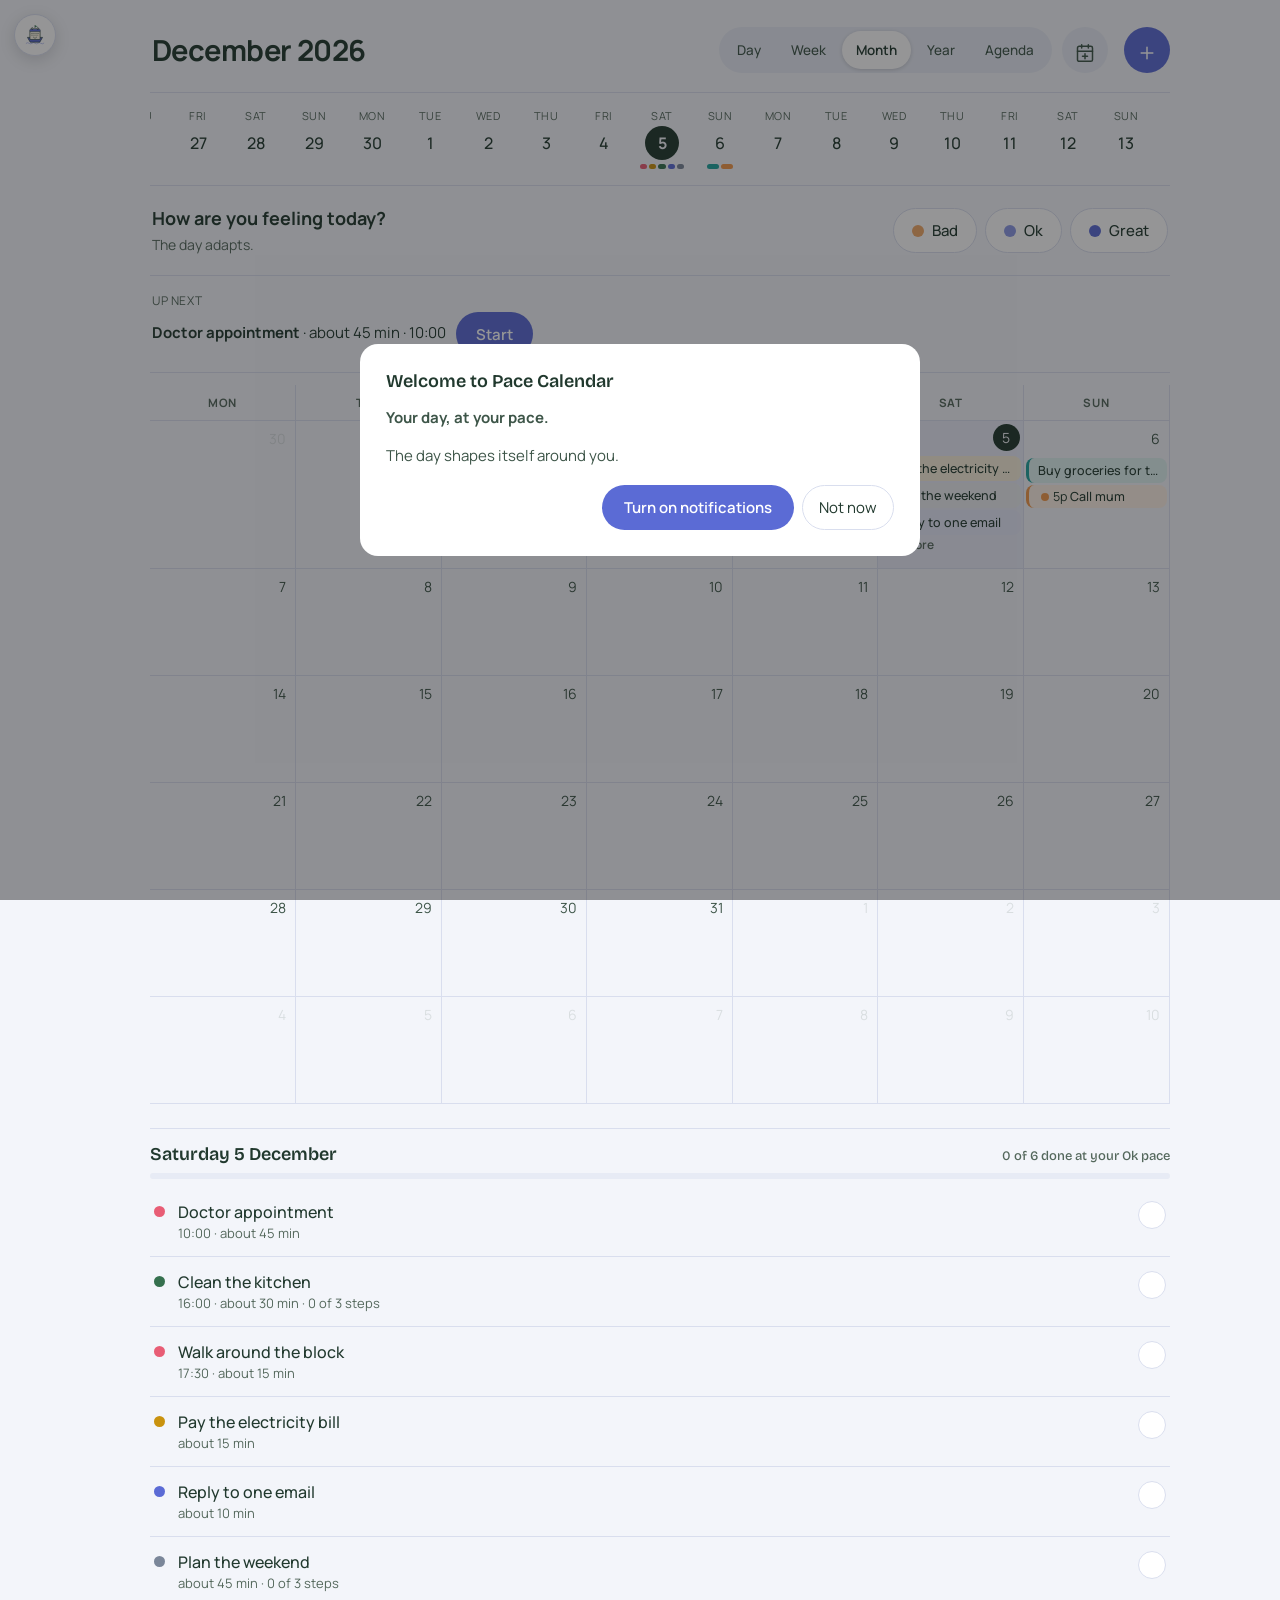
<file: index.html>
<!DOCTYPE html>
<html lang="en-AU">
<head>
<meta charset="UTF-8">
<meta name="viewport" content="width=device-width, initial-scale=1, viewport-fit=cover">
<meta name="theme-color" content="#f3f5fa">
<meta name="apple-mobile-web-app-capable" content="yes">
<meta name="apple-mobile-web-app-status-bar-style" content="default">
<title>Pace Calendar</title>
<link rel="manifest" href="manifest.webmanifest">
<link rel="icon" href="icon.svg" type="image/svg+xml">
<link rel="apple-touch-icon" href="icon.svg">
<link rel="stylesheet" href="styles.css">
<script>
/* Paint the saved look before anything renders, so there is no flash. */
try {
  var s = JSON.parse(localStorage.getItem("calmcal-v1") || "null");
  var a = (s && s.settings && s.settings.appearance) || {};
  document.documentElement.setAttribute("data-theme", a.theme || "white");
  if (a.cute) document.documentElement.setAttribute("data-cute", "1");
  if (s && s.settings && s.settings.sidebarCollapsed) document.documentElement.setAttribute("data-sb", "collapsed");
} catch (e) { document.documentElement.setAttribute("data-theme", "white"); }
</script>
</head>
<body>
<svg width="0" height="0" style="position:absolute" aria-hidden="true">
  <defs>
    <symbol id="i-logo" viewBox="0 0 240 240">  <!-- Pace Calendar mark: variant D finished (approved 14 Oct 2026).
       Calendar page joined into Skip's hull like a cabin. Board palette. -->
  <path d="M24 210 q16 -13 32 0 t32 0 t32 0 t32 0 t32 0 t32 0" fill="none" stroke="#AEB8EC" stroke-width="9" stroke-linecap="round"/>
  <path d="M38 146 H202 L172 198 H68 Z" fill="#5B6BD5" stroke="#21392E" stroke-width="7" stroke-linejoin="round"/>
  <line x1="120" y1="16" x2="120" y2="58" stroke="#21392E" stroke-width="6.5" stroke-linecap="round"/>
  <rect x="64" y="56" width="112" height="114" rx="12" fill="#FAF4E4" stroke="#21392E" stroke-width="7"/>
  <path d="M64 68 a12 12 0 0 1 12 -12 h88 a12 12 0 0 1 12 12 v15 H64 Z" fill="#5B6BD5"/>
  <line x1="64" y1="83" x2="176" y2="83" stroke="#21392E" stroke-width="5"/>
  <circle cx="90" cy="50" r="10" fill="none" stroke="#21392E" stroke-width="6.5"/>
  <circle cx="150" cy="50" r="10" fill="none" stroke="#21392E" stroke-width="6.5"/>
  <path d="M120 15 L151 24.5 L120 34 Z" fill="#2F7D4F"/>
  <g fill="#21392E">
    <circle cx="84" cy="103" r="4.2"/><circle cx="96" cy="103" r="4.2"/><circle cx="108" cy="103" r="4.2"/><circle cx="120" cy="103" r="4.2"/><circle cx="132" cy="103" r="4.2"/><circle cx="144" cy="103" r="4.2"/><circle cx="156" cy="103" r="4.2"/>
    <circle cx="84" cy="121" r="4.2"/><circle cx="96" cy="121" r="4.2"/><circle cx="108" cy="121" r="4.2"/><circle cx="120" cy="121" r="4.2"/><circle cx="132" cy="121" r="4.2"/><circle cx="144" cy="121" r="4.2"/>
  </g>
  <circle cx="156" cy="121" r="4.2" fill="#F0A868"/>
  <circle cx="106" cy="143" r="5.2" fill="#21392E"/><circle cx="134" cy="143" r="5.2" fill="#21392E"/>
  <path d="M110 153 q10 8 20 0" fill="none" stroke="#21392E" stroke-width="5" stroke-linecap="round"/>
</symbol>
    <symbol id="i-cal" viewBox="0 0 24 24"><rect x="3" y="4" width="18" height="18" rx="2"/><line x1="16" y1="2" x2="16" y2="6"/><line x1="8" y1="2" x2="8" y2="6"/><line x1="3" y1="10" x2="21" y2="10"/></symbol>
    <symbol id="i-chat" viewBox="0 0 24 24"><path d="M21 11.5a8.38 8.38 0 0 1-.9 3.8 8.5 8.5 0 0 1-7.6 4.7 8.38 8.38 0 0 1-3.8-.9L3 21l1.9-5.7a8.38 8.38 0 0 1-.9-3.8 8.5 8.5 0 0 1 4.7-7.6 8.38 8.38 0 0 1 3.8-.9h.5a8.48 8.48 0 0 1 8 8v.5z"/></symbol>
    <symbol id="i-chart" viewBox="0 0 24 24"><line x1="18" y1="20" x2="18" y2="10"/><line x1="12" y1="20" x2="12" y2="4"/><line x1="6" y1="20" x2="6" y2="14"/></symbol>
    <symbol id="i-gear" viewBox="0 0 24 24"><circle cx="12" cy="12" r="3"/><path d="M19.4 15a1.65 1.65 0 0 0 .33 1.82l.06.06a2 2 0 0 1 0 2.83 2 2 0 0 1-2.83 0l-.06-.06a1.65 1.65 0 0 0-1.82-.33 1.65 1.65 0 0 0-1 1.51V21a2 2 0 0 1-2 2 2 2 0 0 1-2-2v-.09A1.65 1.65 0 0 0 9 19.4a1.65 1.65 0 0 0-1.82.33l-.06.06a2 2 0 0 1-2.83 0 2 2 0 0 1 0-2.83l.06-.06a1.65 1.65 0 0 0 .33-1.82 1.65 1.65 0 0 0-1.51-1H3a2 2 0 0 1-2-2 2 2 0 0 1 2-2h.09A1.65 1.65 0 0 0 4.6 9a1.65 1.65 0 0 0-.33-1.82l-.06-.06a2 2 0 0 1 0-2.83 2 2 0 0 1 2.83 0l.06.06a1.65 1.65 0 0 0 1.82.33H9a1.65 1.65 0 0 0 1-1.51V3a2 2 0 0 1 2-2 2 2 0 0 1 2 2v.09a1.65 1.65 0 0 0 1 1.51 1.65 1.65 0 0 0 1.82-.33l.06-.06a2 2 0 0 1 2.83 0 2 2 0 0 1 0 2.83l-.06.06a1.65 1.65 0 0 0-.33 1.82V9a1.65 1.65 0 0 0 1.51 1H21a2 2 0 0 1 2 2 2 2 0 0 1-2 2h-.09a1.65 1.65 0 0 0-1.51 1z"/></symbol>
    <symbol id="i-chevl" viewBox="0 0 24 24"><polyline points="11 17 6 12 11 7"/><polyline points="18 17 13 12 18 7"/></symbol>
    <symbol id="i-mic" viewBox="0 0 24 24"><path d="M12 1a3 3 0 0 0-3 3v8a3 3 0 0 0 6 0V4a3 3 0 0 0-3-3z"/><path d="M19 10v2a7 7 0 0 1-14 0v-2"/><line x1="12" y1="19" x2="12" y2="23"/><line x1="8" y1="23" x2="16" y2="23"/></symbol>
    <symbol id="i-file" viewBox="0 0 24 24"><path d="M14 2H6a2 2 0 0 0-2 2v16a2 2 0 0 0 2 2h12a2 2 0 0 0 2-2V8z"/><polyline points="14 2 14 8 20 8"/><line x1="16" y1="13" x2="8" y2="13"/><line x1="16" y1="17" x2="8" y2="17"/></symbol>
    <symbol id="i-cam" viewBox="0 0 24 24"><path d="M23 19a2 2 0 0 1-2 2H3a2 2 0 0 1-2-2V8a2 2 0 0 1 2-2h4l2-3h6l2 3h4a2 2 0 0 1 2 2z"/><circle cx="12" cy="13" r="4"/></symbol>
    <symbol id="i-heart" viewBox="0 0 24 24"><path d="M20.84 4.61a5.5 5.5 0 0 0-7.78 0L12 5.67l-1.06-1.06a5.5 5.5 0 0 0-7.78 7.78l1.06 1.06L12 21.23l7.78-7.78 1.06-1.06a5.5 5.5 0 0 0 0-7.78z"/></symbol>
  </defs>
    <symbol id="i-todo" viewBox="0 0 24 24"><polyline points="9 11 12 14 22 4"/><path d="M21 12v7a2 2 0 0 1-2 2H5a2 2 0 0 1-2-2V5a2 2 0 0 1 2-2h11"/></symbol>
    <symbol id="i-habits" viewBox="0 0 24 24"><polyline points="17 1 21 5 17 9"/><path d="M3 11V9a4 4 0 0 1 4-4h14"/><polyline points="7 23 3 19 7 15"/><path d="M21 13v2a4 4 0 0 1-4 4H3"/></symbol>
    <symbol id="i-plus" viewBox="0 0 24 24"><path d="M12 5v14M5 12h14"/></symbol>
    <symbol id="i-check" viewBox="0 0 24 24"><polyline points="20 6 9 17 4 12"/></symbol>
    <symbol id="i-trash" viewBox="0 0 24 24"><polyline points="3 6 5 6 21 6"/><path d="M19 6v14a2 2 0 0 1-2 2H7a2 2 0 0 1-2-2V6m3 0V4a2 2 0 0 1 2-2h4a2 2 0 0 1 2 2v2"/><line x1="10" y1="11" x2="10" y2="17"/><line x1="14" y1="11" x2="14" y2="17"/></symbol>
    <symbol id="i-calplus" viewBox="0 0 24 24"><rect x="3" y="4" width="18" height="18" rx="2"/><path d="M16 2v4M8 2v4M3 10h18M12 13v6M9 16h6"/></symbol>
    <symbol id="i-h-drop" viewBox="0 0 24 24"><path d="M12 2.7l5.66 5.66a8 8 0 1 1-11.31 0z"/></symbol>
    <symbol id="i-h-sun" viewBox="0 0 24 24"><circle cx="12" cy="12" r="4"/><path d="M12 1v2M12 21v2M4.22 4.22l1.42 1.42M18.36 18.36l1.42 1.42M1 12h2M21 12h2M4.22 19.78l1.42-1.42M18.36 5.64l1.42-1.42"/></symbol>
    <symbol id="i-h-moon" viewBox="0 0 24 24"><path d="M21 12.79A9 9 0 1 1 11.21 3 7 7 0 0 0 21 12.79z"/></symbol>
    <symbol id="i-h-book" viewBox="0 0 24 24"><path d="M2 3h6a4 4 0 0 1 4 4v14a3 3 0 0 0-3-3H2z"/><path d="M22 3h-6a4 4 0 0 0-4 4v14a3 3 0 0 1 3-3h7z"/></symbol>
    <symbol id="i-h-coffee" viewBox="0 0 24 24"><path d="M18 8h1a4 4 0 0 1 0 8h-1"/><path d="M2 8h16v9a4 4 0 0 1-4 4H6a4 4 0 0 1-4-4V8z"/><path d="M6 1v3M10 1v3M14 1v3"/></symbol>
    <symbol id="i-h-music" viewBox="0 0 24 24"><path d="M9 18V5l12-2v13"/><circle cx="6" cy="18" r="3"/><circle cx="18" cy="16" r="3"/></symbol>
    <symbol id="i-h-star" viewBox="0 0 24 24"><polygon points="12 2 15.09 8.26 22 9.27 17 14.14 18.18 21.02 12 17.77 5.82 21.02 7 14.14 2 9.27 8.91 8.26 12 2"/></symbol>
    <symbol id="i-h-zap" viewBox="0 0 24 24"><polygon points="13 2 3 14 12 14 11 22 21 10 12 10 13 2"/></symbol>
    <symbol id="i-h-smile" viewBox="0 0 24 24"><circle cx="12" cy="12" r="10"/><path d="M8 14s1.5 2 4 2 4-2 4-2"/><path d="M9 9h.01M15 9h.01"/></symbol>
    <symbol id="i-h-wind" viewBox="0 0 24 24"><path d="M9.59 4.59A2 2 0 1 1 11 8H2m10.59 11.41A2 2 0 1 0 14 16H2m15.73-8.27A2.5 2.5 0 1 1 19.5 12H2"/></symbol>
    <symbol id="i-h-activity" viewBox="0 0 24 24"><polyline points="22 12 18 12 15 21 9 3 6 12 2 12"/></symbol>
    <symbol id="i-play" viewBox="0 0 24 24"><polygon points="6 3 20 12 6 21 6 3"/></symbol>
    <symbol id="i-x" viewBox="0 0 24 24"><path d="M18 6 6 18M6 6l12 12"/></symbol>
</svg>
<div id="app">
  <aside id="sidebar" aria-label="Menu" data-i18n-aria>
    <div class="brand">
      <svg class="brand-mark" aria-hidden="true"><use href="#i-logo"/></svg>
      <span class="brand-name" data-i18n>Pace Calendar</span>
      <button id="sbCollapse" class="icon-btn" aria-label="Hide the menu" data-i18n-aria title="Hide the menu"><svg class="ico"><use href="#i-chevl"/></svg></button>
    </div>
    <nav>
      <div class="side-group" data-i18n>Plan</div>
      <button class="side-item is-active" data-panel="calendar"><svg class="ico side-ico"><use href="#i-cal"/></svg><span class="side-label" data-i18n>Calendar</span></button>
      <button class="side-item" data-panel="progress"><svg class="ico side-ico"><use href="#i-chart"/></svg><span class="side-label" data-i18n>Progress</span></button>
      <div class="side-group" data-i18n>Lists</div>
      <button class="side-item" data-panel="todo"><svg class="ico side-ico"><use href="#i-todo"/></svg><span class="side-label" data-i18n>To do</span></button>
      <button class="side-item" data-panel="habits"><svg class="ico side-ico"><use href="#i-habits"/></svg><span class="side-label" data-i18n>Habits</span></button>
      <div class="side-group" data-i18n>Add + app</div>
      <button class="side-item" data-panel="capture"><svg class="ico side-ico"><use href="#i-chat"/></svg><span class="side-label" data-i18n>Talk to it</span></button>
      <button class="side-item" data-panel="settings"><svg class="ico side-ico"><use href="#i-gear"/></svg><span class="side-label" data-i18n>Settings</span></button>
    </nav>
    <div class="side-foot">
      <div class="side-ring" title="Today, at your pace">
        <svg class="ring" viewBox="0 0 44 44" aria-hidden="true"><circle class="ring-bg" cx="22" cy="22" r="18"/><circle class="ring-fg" id="ringFg" cx="22" cy="22" r="18"/></svg>
        <div class="ring-text"><strong id="ringPct">0%</strong><span data-i18n>done today</span></div>
      </div>
      <div class="side-level" id="sideLevel" title="Today's level"></div>
    </div>
  </aside>
  <button id="sbExpand" class="expand-btn" aria-label="Show the menu" data-i18n-aria title="Show the menu"><svg class="brand-mark sm" aria-hidden="true"><use href="#i-logo"/></svg></button>
  <div id="sbSliver" role="button" aria-label="Close the menu" data-i18n-aria title="Close the menu"></div>

  <main id="main">
    <!-- CALENDAR PANEL -->
    <section class="panel is-active" id="panel-calendar">
      <header class="topbar">
        <button id="monthTitle" class="month-title" title="Back to today">October 2026</button>
        <div class="top-actions">
          <div class="segmented" role="group" aria-label="Calendar view" data-i18n-aria>
            <button data-view="timeGridDay" data-i18n>Day</button>
            <button data-view="timeGridWeek" data-i18n>Week</button>
            <button data-view="dayGridMonth" class="is-active" data-i18n>Month</button>
            <button data-view="year" data-i18n>Year</button>
            <button data-view="listWeek" data-i18n>Agenda</button>
          </div>
          <button id="importBtn" class="add-btn ghost" aria-label="Bring my calendar in" data-i18n-aria title="Bring my calendar in"><svg class="ico"><use href="#i-calplus"/></svg></button>
          <button id="addBtn" class="add-btn" aria-label="Add a task" data-i18n-aria><svg class="ico"><use href="#i-plus"/></svg></button>
        </div>
      </header>

      <div id="ticker" aria-label="Day strip" data-i18n-aria></div>

      <div id="checkinCard" class="checkin-card">
        <div class="checkin-text">
          <strong id="checkinQ" data-i18n>How are you feeling today?</strong>
          <span id="checkinSub" data-i18n>The day adapts.</span>
        </div>
        <div class="level-row" id="levelRow">
          <button class="level-btn level-low" data-level="low"><span class="level-dot"></span><span class="level-name" data-i18n data-level-name="low">Low</span></button>
          <button class="level-btn level-steady" data-level="steady"><span class="level-dot"></span><span class="level-name" data-i18n data-level-name="steady">Steady</span></button>
          <button class="level-btn level-full" data-level="full"><span class="level-dot"></span><span class="level-name" data-i18n data-level-name="full">Full</span></button>
        </div>
      </div>

      <div id="upNext" class="up-next" hidden></div>

      <div id="calendarWrap">
        <div id="calendar"></div>
        <div id="yearView" hidden></div>
      </div>

      <div id="dayList" class="day-list"></div>
    </section>

    <!-- CAPTURE PANEL -->
    <section class="panel" id="panel-capture">
      <header class="topbar"><h2 data-i18n>Talk to it</h2></header>
      <div class="capture-box">
        <textarea id="dumpText" data-i18n-ph rows="7" placeholder="Try: call the dentist tomorrow at 3pm, and then clean the kitchen. Pay the rent on friday!!! Water the plants every weekday."></textarea>
        <div class="capture-actions">
          <button id="voiceBtn" class="soft-btn" data-i18n><svg class="ico"><use href="#i-mic"/></svg><span>Speak</span></button>
          <label class="soft-btn file-btn"><svg class="ico"><use href="#i-file"/></svg data-i18n><span>Journal file</span><input type="file" id="journalFile" accept=".txt,.md,.csv" hidden></label>
          <label class="soft-btn file-btn"><svg class="ico"><use href="#i-cam"/></svg><span>Photo of notes</span data-i18n><input type="file" id="photoFile" accept="image/*" hidden></label>
          <button id="parseBtn" class="primary-btn" data-i18n>Make my list</button>
        </div>
        <p id="captureMsg" class="hint" role="status"></p>
      </div>
      <div id="draftArea" hidden>
        <h3 data-i18n>Here is what I made from that. Fix any of it.</h3>
        <div id="draftList"></div>
        <div class="draft-actions">
          <button id="draftAddAll" class="primary-btn" data-i18n>Add all to my calendar</button>
          <button id="draftClear" class="soft-btn" data-i18n>Start again</button>
        </div>
        <details class="original-keep"><summary data-i18n>Keep the original words</summary><pre id="originalText"></pre></details>
      </div>
    </section>

    <!-- TO DO PANEL -->
    <section class="panel" id="panel-todo">
      <header class="topbar"><h2 data-i18n>To do</h2><button id="todoCalAll" class="soft-btn"><svg class="ico"><use href="#i-calplus"/></svg><span>All to calendar</span></button></header>
      <div class="todo-add">
        <input id="todoInput" data-i18n-ph type="text" placeholder="Write it, fast" autocomplete="off" aria-label="New to-do" data-i18n-aria>
        <button id="todoAddBtn" class="primary-btn icon-only" aria-label="Add to-do" data-i18n-aria><svg class="ico"><use href="#i-plus"/></svg></button>
        <button id="todoVoiceBtn" class="soft-btn" data-i18n><svg class="ico"><use href="#i-mic"/></svg><span>Speak</span></button>
        <label class="soft-btn file-btn" data-i18n><svg class="ico"><use href="#i-cam"/></svg><span>Photo</span><input type="file" id="todoPhoto" accept="image/*" hidden></label>
      </div>
      <p id="todoMsg" class="hint" role="status"></p>
      <div id="todoDraftArea" hidden>
        <h3 data-i18n>From your photo. Tick the keepers.</h3>
        <div id="todoDraftList"></div>
        <div class="draft-actions">
          <button id="todoDraftAdd" class="primary-btn" data-i18n>Add these</button>
          <button id="todoDraftClear" class="soft-btn" data-i18n>Start again</button>
        </div>
      </div>
      <div id="todoList"></div>
      <button id="todoClearDone" class="text-btn" hidden data-i18n>Clear done</button>
    </section>

    <!-- HABITS PANEL -->
    <section class="panel" id="panel-habits">
      <header class="topbar"><h2 data-i18n>Habits</h2></header>
      <div id="habitList"></div>
      <div class="habit-add">
        <input id="habitName" data-i18n-ph type="text" placeholder="New habit" autocomplete="off" aria-label="New habit name" data-i18n-aria>
        <div id="habitIcons" class="icon-picker" role="radiogroup" aria-label="Pick an icon" data-i18n-aria></div>
        <button id="habitAddBtn" class="primary-btn" data-i18n>Add habit</button>
      </div>
    </section>

    <!-- PROGRESS PANEL -->
    <section class="panel" id="panel-progress">
      <header class="topbar"><h2 data-i18n>Progress</h2></header>
      <div id="progressSummary" class="progress-summary"></div>
      <div class="board">
        <div class="board-col" data-status="todo"><h3 data-i18n>Next</h3><div class="board-list" id="col-todo"></div></div>
        <div class="board-col" data-status="doing"><h3 data-i18n>Doing</h3><div class="board-list" id="col-doing"></div></div>
        <div class="board-col" data-status="done"><h3 data-i18n>Done</h3><div class="board-list" id="col-done"></div></div>
      </div>
    </section>

    <!-- SETTINGS PANEL -->
    <section class="panel" id="panel-settings">
      <header class="topbar"><h2 data-i18n>Settings</h2></header>
      <div class="settings-group">
        <h3 data-i18n>How it looks</h3>
        <div class="swatches" role="group" aria-label="Colour theme">
          <button class="swatch" data-theme-set="white" data-i18n><span class="sw-dot" style="background:#ffffff;border:1px solid var(--hair)"></span>White</button>
          <button class="swatch" data-theme-set="dark" data-i18n><span class="sw-dot" style="background:#1c1c1e"></span>Black</button>
          <button class="swatch" data-theme-set="brand" data-i18n><span class="sw-dot" style="background:#8b99e4"></span>Brand</button>
          <button class="swatch" data-theme-set="blush" data-i18n><span class="sw-dot" style="background:#f7c8d8"></span>Blush</button>
          <button class="swatch" data-theme-set="sky" data-i18n><span class="sw-dot" style="background:#a9cdf7"></span>Sky</button>
          <button class="swatch" data-theme-set="mint" data-i18n><span class="sw-dot" style="background:#a9dcc0"></span>Mint</button>
          <button class="swatch" data-theme-set="lavender" data-i18n><span class="sw-dot" style="background:#c9bdf2"></span>Lavender</button>
          <button class="swatch" id="photoApply" hidden><span class="sw-dot" id="photoDot"></span>Your photo</button>
        </div>
        <div class="row bg-photo-row">
          <button type="button" class="soft-btn" id="bgPhotoBtn" data-i18n>Upload your own photo</button>
          <input type="file" id="bgPhotoFile" accept="image/*" hidden>
          <button type="button" class="mini-btn" id="photoRemove" hidden data-i18n>Remove photo</button>
          <span class="hint" data-i18n>A soft veil keeps every word readable over a photo.</span>
        </div>
        <label class="row check" data-i18n><input type="checkbox" id="cuteToggle"> Cute mode</label>
        <label class="row check" data-i18n><input type="checkbox" id="sbToggle"> Menu open <span class="hint">The Pace mark brings it back.</span></label>
      </div>
      <div class="settings-group">
        <h3 data-i18n>Morning check-in</h3>
        <label class="row" data-i18n>Ask me at <input type="time" id="checkinTime" value="08:00"></label>
        <label class="row" data-i18n>Bad day is called <input type="text" id="nameLow" value="Bad" maxlength="14"></label>
        <label class="row" data-i18n>Ok day is called <input type="text" id="nameSteady" value="Ok" maxlength="14"></label>
        <label class="row" data-i18n>Great day is called <input type="text" id="nameFull" value="Great" maxlength="14"></label>
      </div>
      <div class="settings-group">
        <h3 data-i18n>Notifications</h3>
        <p class="hint" id="notifStatus" data-i18n>Notifications are off.</p>
        <label class="row check" data-i18n><input type="checkbox" id="nCheckin"> Morning check-in reminder</label>
        <label class="row check" data-i18n><input type="checkbox" id="nStart"> Start nudge before each timed task</label>
        <label class="row" data-i18n>Nudge lead-in (minutes) <input type="number" id="nSetup" value="5" min="0" max="60"></label>
        <label class="row check" data-i18n><input type="checkbox" id="nDigest"> A gentle round-up of what is left</label>
        <label class="row" data-i18n>Round-up times <input type="text" id="nDigestTimes" value="12:30, 16:30" size="14"></label>
        <label class="row check" data-i18n><input type="checkbox" id="nDone"> End of day done note (only what got done)</label>
        <label class="row" data-i18n>Done note at <input type="time" id="nDoneTime" value="20:00"></label>
        <div class="draft-actions">
          <button id="notifEnable" class="primary-btn" data-i18n>Turn on notifications</button>
          <button id="notifTest" class="soft-btn" data-i18n>Send a test</button>
          <button id="notifPause" class="soft-btn" data-i18n>Pause all for today</button>
        </div>
        <p class="hint" data-i18n>Reminders fire while the app is open.</p>
      </div>
      <div class="settings-group">
        <h3 data-i18n>Your tasks</h3>
        <div class="draft-actions">
          <button id="clearSamples" class="soft-btn" data-i18n>Remove the sample tasks</button>
          <button id="guideAgain" class="soft-btn" data-i18n>Setup guide</button>
          <button id="importOpen2" class="soft-btn" data-i18n>Bring my calendar in</button>
          <button id="plansOpen" class="soft-btn" data-i18n>Plans</button>
        </div>
        <p class="hint" data-i18n>On this device only.</p>
      </div>
      <div class="settings-group" id="accountGroup" hidden>
        <h3 data-i18n>Account</h3>
        <p class="hint" id="accountLine" data-i18n>You are using Pace on this device only.</p>
        <label class="row" id="profileNameRow" hidden data-i18n>Your name <input type="text" id="profileName" data-i18n-ph autocomplete="name" placeholder="How should we address you?"></label>
        <div class="draft-actions">
          <button id="accountOpen" class="primary-btn" data-i18n>Sign in</button>
          <button id="accountOut" class="soft-btn" hidden data-i18n>Sign out</button>
          <button id="accountDownload" class="soft-btn" data-i18n>Download my data</button>
        </div>
        <div class="draft-actions">
          <button id="accountBring" class="soft-btn" hidden data-i18n>Bring this device's guest things into my account</button>
          <button id="accountDelete" class="mini-btn" hidden data-i18n>Delete my account</button>
          <button id="accountUncache" class="mini-btn" hidden data-i18n>Remove my cached data from this device</button>
        </div>
        <p class="hint" id="accountNote"></p>
      </div>
      <div class="settings-group">
        <h3 data-i18n>Help + privacy</h3>
        <div class="settings-links">
          <a class="soft-btn" href="support.html" data-i18n><svg class="ico"><use href="#i-chat"/></svg><span>Support</span></a>
          <a class="soft-btn" href="privacy.html" data-i18n><svg class="ico"><use href="#i-file"/></svg><span>Privacy</span></a>
        </div>
      </div>
      <div class="settings-group brand-foot">
        <svg class="brand-mark" aria-hidden="true"><use href="#i-logo"/></svg>
        <div><strong>Pace Calendar</strong><span data-i18n>Your day, at your pace.</span></div>
      </div>
    </section>
  </main>
</div>

<!-- QUICK ADD -->
<div id="addSheet" class="sheet" hidden>
  <div class="sheet-card">
    <h3 data-i18n>Add a task</h3>
    <label class="field">
      <input type="text" id="quickText" data-i18n-ph placeholder="e.g. Ring the plumber tomorrow at 9am for 30 minutes" aria-label="Say it in one sentence">
    </label>
    <div id="quickPreview" class="quick-preview" hidden></div>
    <details class="details-fallback"><summary data-i18n>Or fill in the details</summary>
      <label class="field" data-i18n>Title <input type="text" id="fTitle"></label>
      <div class="field-row">
        <label class="field" data-i18n>Date <input type="date" id="fDate"></label>
        <label class="field" data-i18n>Time <input type="time" id="fTime"></label>
        <label class="field" data-i18n>Minutes <input type="number" id="fDur" value="25" min="5" step="5"></label>
      </div>
      <label class="field" data-i18n>Smallest version (for low days) <input type="text" id="fMin" data-i18n-ph placeholder="e.g. Just ring and rebook"></label>
      <label class="field" data-i18n>Biggest version (for full days) <input type="text" id="fFull" data-i18n-ph placeholder="e.g. The whole deep clean"></label>
      <label class="row check" data-i18n><input type="checkbox" id="fEssential"> This one must not slip</label>
    </details>
    <div class="sheet-actions">
      <button id="addCancel" class="soft-btn" data-i18n>Cancel</button>
      <button id="addSave" class="primary-btn" data-i18n>Add task</button>
    </div>
  </div>
</div>

<!-- TASK DETAIL -->
<div id="taskSheet" class="sheet" hidden>
  <div class="sheet-card">
    <h3 id="dTitle" data-i18n>Task</h3>
    <p class="hint" id="dMeta"></p>
    <div id="dSteps"></div>
    <button id="dBreak" class="soft-btn" data-i18n>Break this into small steps</button>
    <label class="field" data-i18n>Smallest version (low days) <input type="text" id="dMin"></label>
    <label class="field" data-i18n>Biggest version (full days) <input type="text" id="dFull"></label>
    <div class="field-row">
      <label class="field" data-i18n>Date <input type="date" id="dDate"></label>
      <label class="field" data-i18n>Time <input type="time" id="dTime"></label>
      <label class="field" data-i18n>Minutes <input type="number" id="dDur" min="5" step="5"></label>
    </div>
    <label class="row check" data-i18n><input type="checkbox" id="dEssential"> This one must not slip</label>
    <details class="original-keep" id="dOriginalWrap" hidden><summary data-i18n>The words this came from</summary><pre id="dOriginal"></pre></details>
    <div class="sheet-actions wrap">
      <button id="dDone" class="primary-btn" data-i18n><svg class="ico"><use href="#i-check"/></svg>Done</button>
      <button id="dDoing" class="soft-btn" data-i18n><svg class="ico"><use href="#i-play"/></svg>Doing</button>
      <button id="dNotToday" class="soft-btn" data-i18n><svg class="ico"><use href="#i-h-moon"/></svg>Not today</button>
      <button id="dDelete" class="soft-btn danger" data-i18n><svg class="ico"><use href="#i-trash"/></svg>Delete</button>
      <button id="dClose" class="soft-btn" data-i18n><svg class="ico"><use href="#i-x"/></svg>Close</button>
    </div>
  </div>
</div>

<!-- SETUP GUIDE (Skip the Ferry; Lab spec GUIDE-MASCOTS-001) -->
<!-- THE UPGRADE MOMENT (never a nag): fires only when a
     free user taps a Plus thing. It invites to Plans; it
     never charges and never locks anything. -->
<div id="plusSheet" class="sheet plus-sheet" hidden>
  <div class="sheet-card plus-card">
    <button id="plusClose" class="icon-btn guide-x" aria-label="Close"><svg class="ico"><use href="#i-x"/></svg></button>
    <div id="plusArt" class="plus-badge" aria-hidden="true"></div>
    <h3 class="plus-title" data-i18n>That's a Plus thing.</h3>
    <p class="plus-line" data-i18n>Plus holds the full set of Looks, Talk to it, repeating tasks, and a few more kind helpers.</p>
    <p class="plus-line" data-i18n>Plus is A$4.99 a month, or A$39.99 a year. Your first month is free.</p>
    <p class="plus-line plus-honest" data-i18n>Nothing is locked today, and nothing charges. This is simply where this will live when Plus arrives.</p>
    <div class="sheet-actions">
      <button id="plusNotNow" class="soft-btn" data-i18n>Not now</button>
      <button id="plusPlans" class="primary-btn" data-i18n>See the plans</button>
    </div>
  </div>
</div>

<!-- PLANS (the truth, per state): chosen here or from the
     popup — never during joining. Plus is not on sale yet. -->
<div id="plansSheet" class="sheet" hidden>
  <div class="sheet-card">
    <h3 data-i18n>Plans</h3>
    <div class="plan-card">
      <h4 data-i18n>Free forever</h4>
      <p data-i18n>The calendar, the White and Black looks, your lists and habits. Free means free.</p>
    </div>
    <div class="plan-card plan-plus">
      <h4 data-i18n>Plus</h4>
      <p data-i18n>When Plus arrives, it holds: all six Looks and Cute mode · Talk to it · repeating tasks · breaking a task into small steps · a stretch task borrowed from tomorrow · the energy levels in your own words · the To Do board · the kind round-up.</p>
      <p class="plan-price" data-i18n>A$4.99 a month, or A$39.99 a year. First month free.</p>
      <p data-i18n>Or Plus for life: A$99.99, once.</p>
      <p class="plan-state" data-i18n>Not on sale yet. Nothing to pay today.</p>
    </div>
    <div class="sheet-actions">
      <button id="plansClose" class="soft-btn" data-i18n>Close</button>
    </div>
  </div>
</div>

<div id="guideSheet" class="sheet" hidden>
  <div class="sheet-card guide-card">
    <button id="guideClose" class="icon-btn guide-x" aria-label="Close guide"><svg class="ico"><use href="#i-x"/></svg></button>
    <div id="guideArt" aria-hidden="true"></div>
    <p id="guideBubble" class="guide-bubble"></p>
    <div id="guideExtra"></div>
    <div class="guide-dots" id="guideDots" aria-hidden="true"></div>
    <div class="sheet-actions">
      <button id="guideSkip" class="soft-btn" data-i18n>Skip tour</button>
      <button id="guideImport" class="soft-btn" hidden data-i18n>Bring my old calendar in</button>
      <button id="guideNext" class="primary-btn" data-i18n>Next</button>
    </div>
  </div>
</div>

<!-- BRING MY CALENDAR IN (shared module: calendar-import.js + IMPORT-DESIGN.md) -->
<div id="importSheet" class="sheet" hidden>
  <div class="sheet-card">
    <h3 data-i18n>Bring my calendar in</h3>
    <p class="hint" data-i18n>Read-only — this copies your events into Pace Calendar. Nothing in your old calendar changes, and importing again never doubles anything.</p>
    <div class="import-sources" role="group" aria-label="Where is your calendar?">
      <button class="soft-btn import-src is-active" data-src="google" data-i18n>Google Calendar</button>
      <button class="soft-btn import-src" data-src="apple" data-i18n>Apple / iCloud</button>
      <button class="soft-btn import-src" data-src="outlook" data-i18n>Outlook</button>
      <button class="soft-btn import-src" data-src="file" data-i18n>A calendar file</button>
    </div>
    <p class="hint" id="importGuide" data-i18n>In Google Calendar: Settings → your calendar → “Secret address in iCal format”. Copy it, paste it below.</p>
    <label class="row" data-i18n>Paste the calendar link <input type="url" id="importUrl" placeholder="https://… .ics" autocomplete="off"></label>
    <div class="draft-actions">
      <button id="importGo" class="primary-btn" data-i18n>Bring it in</button>
      <button id="importFileBtn" class="soft-btn" data-i18n>Choose a file instead</button>
      <input type="file" id="importFile" accept=".ics,text/calendar" hidden>
    </div>
    <p class="hint" id="importResult" role="status"></p>
    <div class="sheet-actions">
      <button id="importClose" class="soft-btn" data-i18n>Done</button>
    </div>
  </div>
</div>

<!-- WELCOME -->
<div id="welcome" class="sheet" hidden>
  <div class="sheet-card">
    <h3 id="welcomeTitle" data-i18n>Welcome to Pace Calendar</h3>
    <p><strong data-i18n>Your day, at your pace.</strong></p>
    <p data-i18n>The day shapes itself around you.</p>
    <div class="sheet-actions">
      <button id="welcomeNotif" class="primary-btn" data-i18n>Turn on notifications</button>
      <button id="welcomeSkip" class="soft-btn" data-i18n>Not now</button>
    </div>
  </div>
</div>

<!-- SIGN IN (accounts wave: Google · Apple · email + password) -->
<!-- THE DOOR (v4 shape): a full first page — only the
     sign-up, big and in the middle. Step 2 (password)
     lives on the same page. The name is asked by Skip's
     tour, inside the app — there is no name form here. -->
<div id="authSheet" class="sheet door-page" hidden>
  <div class="door-inner">
    <!-- STEP 1 -->
    <div id="doorStep1">
      <div class="door-hero">
        <span class="door-tile"><svg class="brand-mark" aria-hidden="true"><use href="#i-logo"/></svg></span>
        <span class="door-title" data-i18n>Pace Calendar</span>
        <span class="door-sub" data-i18n>Sign in or make your account</span>
      </div>
      <div class="door-social">
        <button id="googleBtn" class="door-social-btn" aria-label="Continue with Google"><svg viewBox="0 0 24 24" aria-hidden="true"><path fill="#4285F4" d="M23.5 12.3c0-.9-.1-1.5-.3-2.2H12v4.3h6.5c-.1 1.1-.8 2.7-2.4 3.8l3.7 2.9c2.3-2.1 3.7-5.2 3.7-8.8z"/><path fill="#34A853" d="M12 24c3.2 0 5.9-1.1 7.9-2.9l-3.7-2.9c-1 .7-2.4 1.2-4.2 1.2-3.2 0-5.9-2.1-6.8-5l-3.9 3C3.3 21.3 7.3 24 12 24z"/><path fill="#FBBC05" d="M5.2 14.4c-.2-.7-.4-1.5-.4-2.4s.1-1.7.4-2.4l-3.9-3C.5 8.2 0 10 0 12s.5 3.8 1.3 5.4l3.9-3z"/><path fill="#EA4335" d="M12 4.7c1.8 0 3 .8 3.7 1.4l3.3-3.2C17.9 1.1 15.2 0 12 0 7.3 0 3.3 2.7 1.3 6.6l3.9 3c.9-2.8 3.6-4.9 6.8-4.9z"/></svg></button>
        <button id="appleBtn" class="door-social-btn" aria-label="Continue with Apple" hidden><svg viewBox="0 0 24 24" aria-hidden="true"><path fill="currentColor" d="M17.05 12.54c0-2.4 1.96-3.55 2.05-3.6-1.12-1.64-2.86-1.86-3.48-1.89-1.48-.15-2.89.87-3.64.87-.75 0-1.9-.85-3.13-.83-1.61.02-3.1.94-3.93 2.38-1.68 2.9-.43 7.2 1.2 9.56.8 1.15 1.75 2.45 3 2.4 1.2-.05 1.66-.78 3.12-.78s1.87.78 3.14.75c1.3-.02 2.12-1.17 2.91-2.33.92-1.34 1.3-2.64 1.32-2.7-.03-.01-2.54-.98-2.56-3.88zM14.65 5.4c.66-.8 1.1-1.91.98-3.02-.95.04-2.1.63-2.78 1.43-.61.71-1.14 1.84-.99 2.92 1.05.08 2.13-.53 2.79-1.33z"/></svg></button>
      </div>
      <div class="door-divider"><span data-i18n>or with email</span></div>
      <input type="email" id="authEmail" class="door-email" autocomplete="email" placeholder="you@example.com" aria-label="Email">
      <p class="hint" id="authMsg1" role="status"></p>
      <div class="door-arrow-row">
        <button id="doorNext" class="door-arrow" aria-label="Next"><svg viewBox="0 0 24 24" aria-hidden="true"><path d="M4 11h13.2l-5-5L13.6 4.6 21 12l-7.4 7.4L12.2 18l5-5H4z" fill="currentColor"/></svg></button>
      </div>
      <p class="door-note" data-i18n>Just looking? <button id="authClose" data-i18n class="door-explore">Explore the app first</button></p>
    </div>
    <!-- STEP 2: the email (with Change), the password, one
         button, the forgot line. -->
    <div id="doorStep2" hidden>
      <div class="door-topbar">
        <button id="doorBack" class="door-back" aria-label="Back"><svg viewBox="0 0 24 24" aria-hidden="true"><path d="M20 11H6.8l5-5L10.4 4.6 3 12l7.4 7.4L11.8 18l-5-5H20z" fill="currentColor"/></svg></button>
        <svg class="brand-mark" aria-hidden="true"><use href="#i-logo"/></svg>
        <span class="door-topname" data-i18n>Pace Calendar</span>
      </div>
      <div class="door-email-pill"><span id="doorEmailEcho"></span><button id="doorChange" class="mini-btn" data-i18n>Change</button></div>
      <label class="field" data-i18n>Your password <span class="pw-wrap"><input type="password" id="authPass" data-i18n-ph autocomplete="current-password" placeholder="Your password"><button type="button" id="pwEye" class="pw-eye" aria-label="Show password"><svg viewBox="0 0 24 24" aria-hidden="true"><path d="M12 5c5 0 9.3 3 11 7-1.7 4-6 7-11 7S2.7 16 1 12c1.7-4 6-7 11-7zm0 11a4 4 0 1 0 0-8 4 4 0 0 0 0 8z" fill="currentColor"/></svg></button></span></label>
      <p class="hint" id="authMsg" role="status"></p>
      <div class="draft-actions">
        <button id="authGo" class="primary-btn" data-i18n>Continue</button>
      </div>
      <p class="door-note" data-i18n>This one button does both. It signs you in, or makes your account if you are new.</p>
      <div class="draft-actions">
        <button id="authReset" class="mini-btn" data-i18n>Forgot password?</button>
      </div>
    </div>
  </div>
</div>

<!-- GUEST-UPLOAD DOOR (Security PC-1: explicit yes, offered once) -->
<div id="potSheet" class="sheet" hidden>
  <div class="sheet-card">
    <h3 data-i18n>Bring your things into your account?</h3>
    <p class="hint" id="potText" data-i18n>This device has a guest calendar on it.</p>
    <div class="sheet-actions">
      <button id="potNo" class="soft-btn" data-i18n>Start fresh</button>
      <button id="potYes" class="primary-btn" data-i18n>Bring my things in</button>
    </div>
  </div>
</div>

<!-- DELETE ACCOUNT (the user's own hand only) -->
<div id="deleteSheet" class="sheet" hidden>
  <div class="sheet-card">
    <h3 data-i18n>Delete your account?</h3>
    <p class="hint" data-i18n>This deletes your account and everything saved to it. Your guest calendar on this device is not touched. This cannot be undone.</p>
    <label class="field" data-i18n>Password, to be sure <input type="password" id="deletePass" autocomplete="current-password"></label>
    <p class="hint" id="deleteMsg" role="status"></p>
    <div class="sheet-actions">
      <button id="deleteCancel" class="soft-btn" data-i18n>Keep my account</button>
      <button id="deleteGo" class="primary-btn" data-i18n>Delete my account</button>
    </div>
  </div>
</div>

<div id="toast" class="toast" hidden></div>

<script src="fullcalendar.js"></script>
<script src="i18n.js"></script>
<script src="logic.js"></script>
<script src="vendor/tesseract/tesseract.min.js"></script>
<script src="vendor/ical/ical.min.js"></script>
<script src="calendar-import.js"></script>
<script src="firebase-config.js"></script>
<script src="billing-config.js"></script>
<script src="billing.js"></script>
<script src="firebase.js"></script>
<script src="app.js"></script>
</body>
</html>
</file>
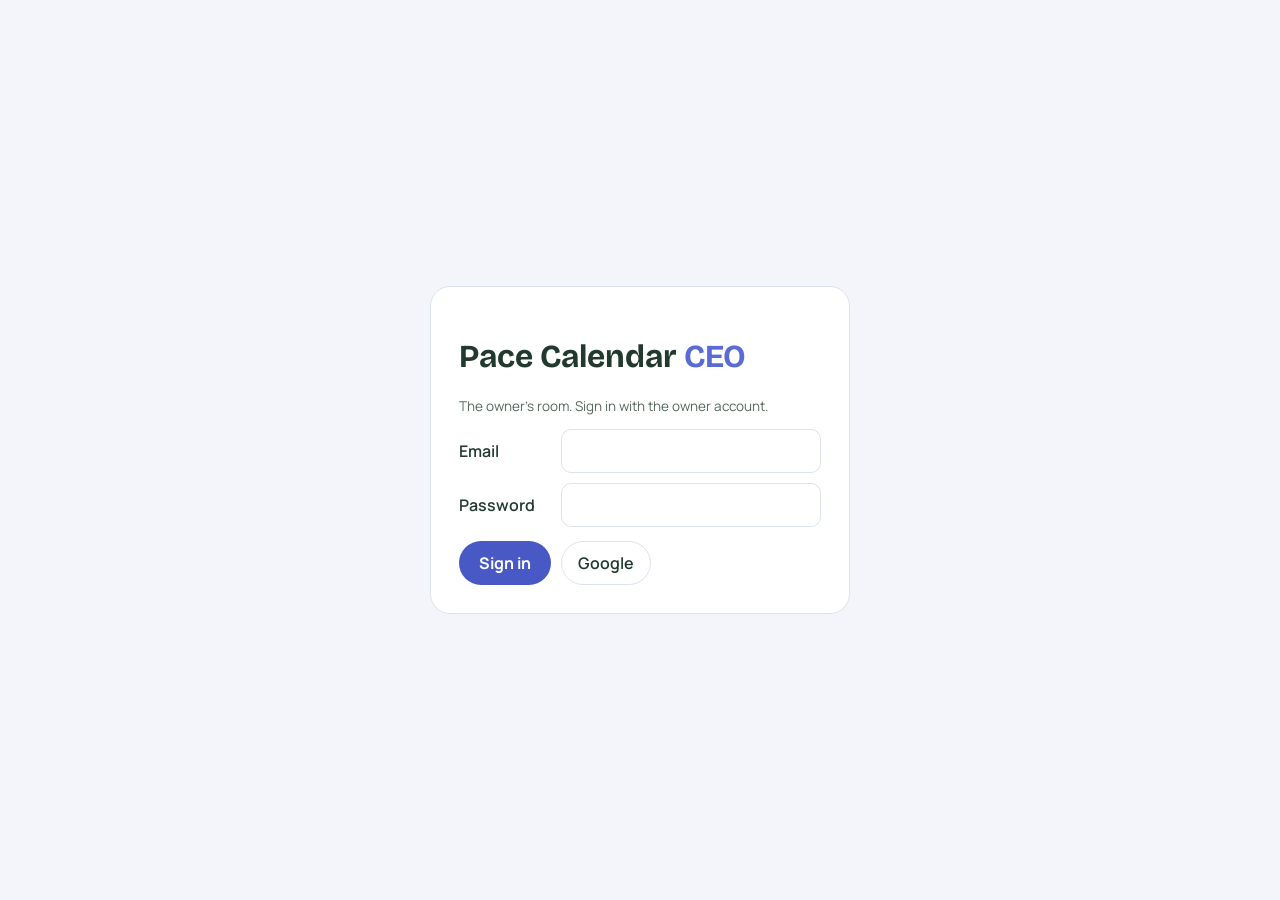
<file: ceo/index.html>
<!DOCTYPE html>
<html lang="en">
<head>
<meta charset="utf-8">
<meta name="viewport" content="width=device-width, initial-scale=1">
<title>Pace Calendar — CEO</title>
<link rel="stylesheet" href="styles.css">
<link rel="icon" href="data:,">
</head>
<body>
<!-- The door: sign-in only. Nothing else exists until the owner pin answers. -->
<div id="door" class="door">
  <div class="door-card">
    <h1>Pace Calendar <span>CEO</span></h1>
    <p class="hint">The owner's room. Sign in with the owner account.</p>
    <label class="row">Email <input type="email" id="email" autocomplete="email"></label>
    <label class="row">Password <input type="password" id="pass" autocomplete="current-password"></label>
    <p class="hint" id="doorMsg" role="status"></p>
    <div class="actions">
      <button id="signIn" class="primary-btn">Sign in</button>
      <button id="googleBtn" class="soft-btn">Google</button>
    </div>
  </div>
</div>

<!-- The room: aggregates only. Numbers, never people. -->
<div id="room" class="room" hidden>
  <aside class="side">
    <div class="brand"><strong>Pace Calendar</strong><span>CEO</span></div>
    <nav id="nav">
      <button data-sec="overview" class="is-on">Overview</button>
      <button data-sec="people">People</button>
      <button data-sec="money">Money</button>
      <button data-sec="reviews">Reviews</button>
      <button data-sec="outreach">Outreach</button>
      <button data-sec="community">Community</button>
      <button data-sec="avatars">Avatars</button>
      <button data-sec="app">Your app</button>
    </nav>
    <button id="signOut" class="soft-btn">Sign out</button>
  </aside>
  <main class="main">
    <section data-panel="overview">
      <h2>This week, in three questions</h2>
      <div class="trio">
        <div class="stat"><span class="num" id="ovJoined">–</span><span class="lab">joined, all time</span></div>
        <div class="stat"><span class="num" id="ovMoney">–</span><span class="lab">paying now</span></div>
        <div class="stat"><span class="num" id="ovLeaving">–</span><span class="lab">leaving (pending + ended)</span></div>
      </div>
      <h3>Signups by week</h3>
      <div id="weekSeries" class="series"></div>
    </section>
    <section data-panel="people" hidden>
      <h2>People</h2>
      <div class="trio">
        <div class="stat"><span class="num" id="pTotal">–</span><span class="lab">signups</span></div>
        <div class="stat"><span class="num" id="pWeek">–</span><span class="lab">new this week</span></div>
        <div class="stat"><span class="num" id="pAct">–</span><span class="lab">activated</span></div>
      </div>
      <p class="hint" id="pActNote">Activation for Pace = the first of: a completed calendar import, a first event created, a first check-in answered. Share shown is activated ÷ signups; the strict within-7-days cohort arrives with the server roll-up and is not estimated here.</p>
    </section>
    <section data-panel="money" hidden>
      <h2>Money</h2>
      <div class="trio">
        <div class="stat"><span class="num" id="mPaying">–</span><span class="lab">paying</span></div>
        <div class="stat"><span class="num" id="mPending">–</span><span class="lab">cancels pending</span></div>
        <div class="stat"><span class="num" id="mEnded">–</span><span class="lab">cancels ended</span></div>
      </div>
      <p class="big-line">MRR estimate: <strong id="mMrr">–</strong> <span class="hint">(an estimate for steering — the payment provider stays the accounting truth)</span></p>
      <p class="hint" id="mReasons"></p>
      <p class="hint">Failed payments read the provider's own events; none are connected yet, so none are shown — never estimated.</p>
    </section>
    <section data-panel="reviews" hidden>
      <h2>Reviews</h2>
      <div class="trio">
        <div class="stat"><span class="num" id="rTotal">–</span><span class="lab">reviews</span></div>
        <div class="stat"><span class="num" id="rOpen">–</span><span class="lab">not yet replied</span></div>
      </div>
      <div id="reviewList" class="rows"></div>
    </section>
    <section data-panel="outreach" hidden>
      <h2>Outreach — cold email</h2>
      <div id="outreachBody" class="rows"><p class="hint">Not running yet. Campaigns appear here when the outreach desk runs one for Pace.</p></div>
    </section>
    <section data-panel="community" hidden>
      <h2>Community — Facebook groups</h2>
      <div id="groupList" class="rows"><p class="hint">No groups tracked yet. Numbers land here labelled by source — never invented.</p></div>
    </section>
    <section data-panel="avatars" hidden>
      <h2>Avatars — Pace only</h2>
      <div id="avatarList" class="rows"><p class="hint">No pieces yet.</p></div>
    </section>
    <section data-panel="app" hidden>
      <h2>Your app — Pace</h2>
      <div class="trio">
        <div class="stat"><span class="num" id="aEvents">–</span><span class="lab">calendar events brought in</span></div>
        <div class="stat"><span class="num" id="aImporters">–</span><span class="lab">people who brought a calendar in</span></div>
      </div>
      <p class="hint">Counts only, from each user's own import tally — the calendars themselves stay private in their accounts.</p>
    </section>
  </main>
</div>
<script src="firebase-config.js"></script>
<script src="firebase.js"></script>
<script src="app.js"></script>
</body>
</html>
</file>
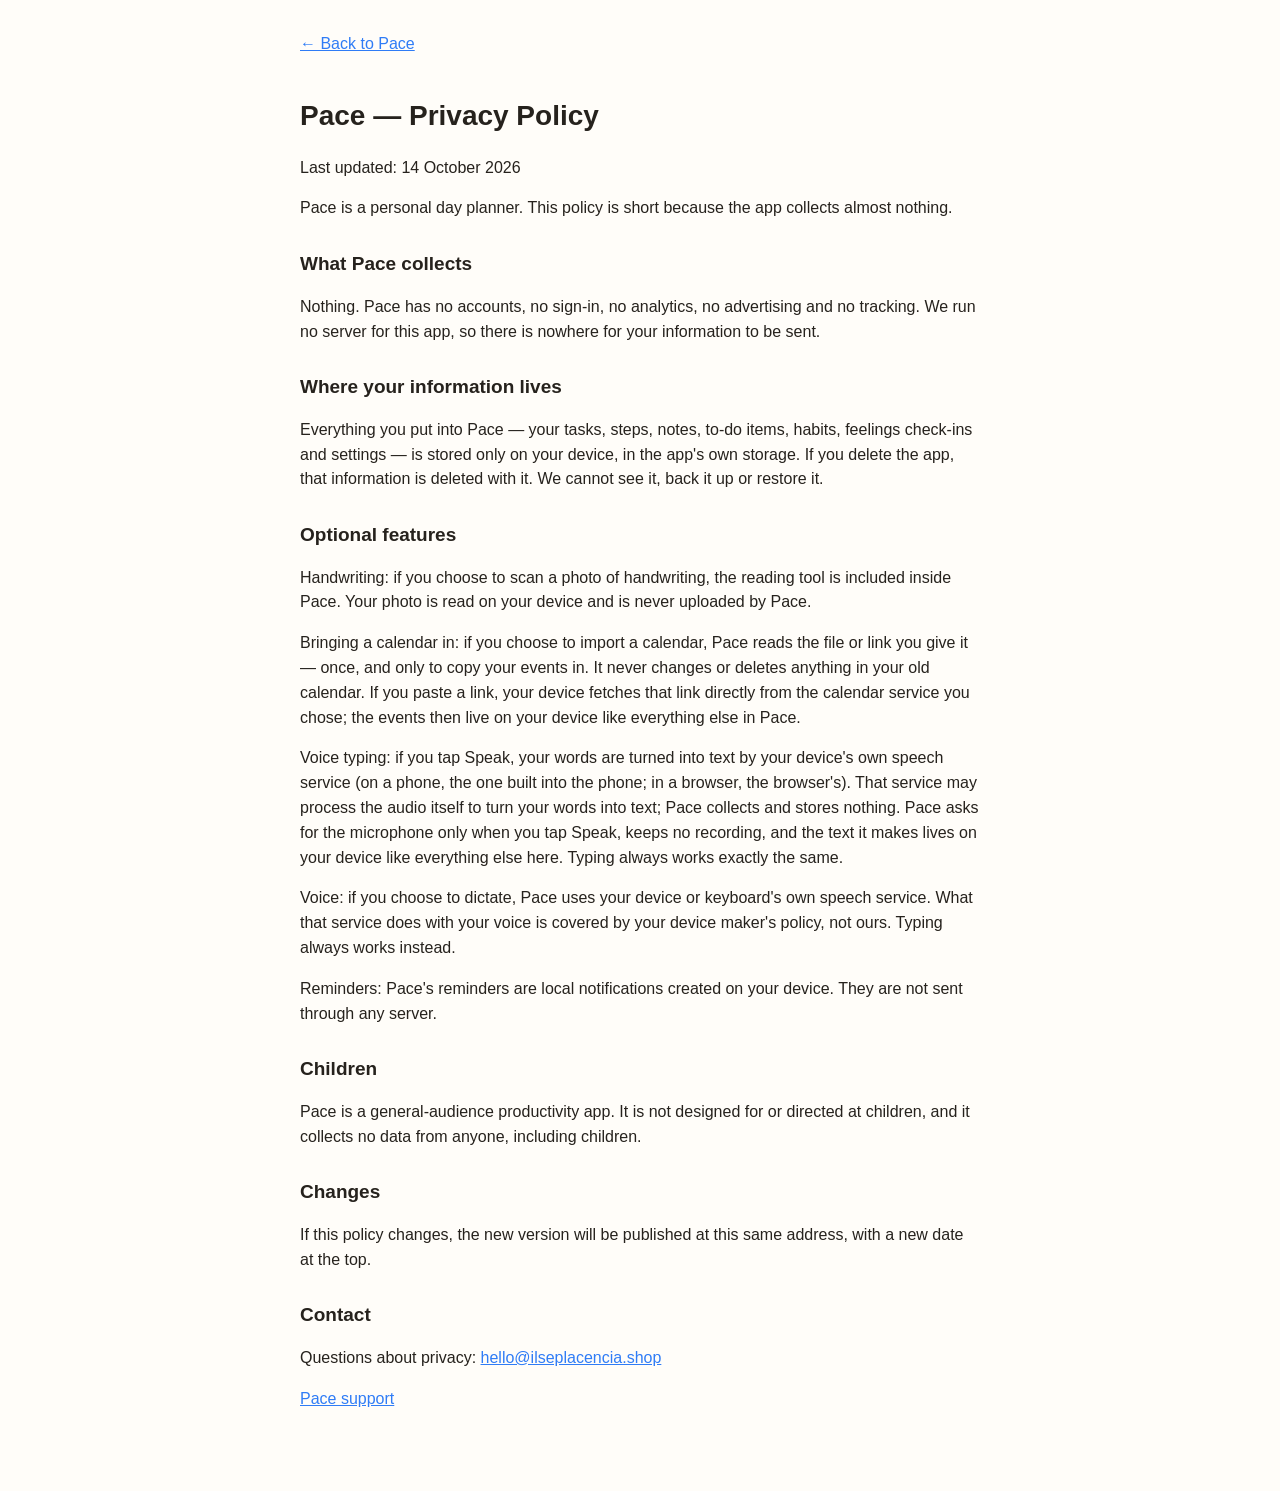
<file: privacy.html>
<!DOCTYPE html>
<html lang="en">
<head>
<meta charset="utf-8">
<meta name="viewport" content="width=device-width, initial-scale=1">
<title>Pace — Privacy Policy</title>
<style>
  body { font-family: -apple-system, "Segoe UI", Roboto, Helvetica, Arial, sans-serif; color: #26221d; background: #fffdf9; margin: 0; }
  main { max-width: 680px; margin: 0 auto; padding: 32px 20px 64px; line-height: 1.55; }
  h1 { font-size: 28px; } h2 { font-size: 19px; margin-top: 28px; }
  a { color: #2f7cf6; }
  .back { display: inline-block; margin-bottom: 18px; }
</style>
</head>
<body>
<main>
<a class="back" href="./">← Back to Pace</a>
<h1>Pace — Privacy Policy</h1>
<p>Last updated: 14 October 2026</p>
<p>Pace is a personal day planner. This policy is short because the app collects almost nothing.</p>
<h2>What Pace collects</h2>
<p>Nothing. Pace has no accounts, no sign-in, no analytics, no advertising and no tracking. We run no server for this app, so there is nowhere for your information to be sent.</p>
<h2>Where your information lives</h2>
<p>Everything you put into Pace — your tasks, steps, notes, to-do items, habits, feelings check-ins and settings — is stored only on your device, in the app's own storage. If you delete the app, that information is deleted with it. We cannot see it, back it up or restore it.</p>
<h2>Optional features</h2>
<p>Handwriting: if you choose to scan a photo of handwriting, the reading tool is included inside Pace. Your photo is read on your device and is never uploaded by Pace.</p>
<p>Bringing a calendar in: if you choose to import a calendar, Pace reads the file or link you give it — once, and only to copy your events in. It never changes or deletes anything in your old calendar. If you paste a link, your device fetches that link directly from the calendar service you chose; the events then live on your device like everything else in Pace.</p>
<p>Voice typing: if you tap Speak, your words are turned into text by your device's own speech service (on a phone, the one built into the phone; in a browser, the browser's). That service may process the audio itself to turn your words into text; Pace collects and stores nothing. Pace asks for the microphone only when you tap Speak, keeps no recording, and the text it makes lives on your device like everything else here. Typing always works exactly the same.</p>
<p>Voice: if you choose to dictate, Pace uses your device or keyboard's own speech service. What that service does with your voice is covered by your device maker's policy, not ours. Typing always works instead.</p>
<p>Reminders: Pace's reminders are local notifications created on your device. They are not sent through any server.</p>
<h2>Children</h2>
<p>Pace is a general-audience productivity app. It is not designed for or directed at children, and it collects no data from anyone, including children.</p>
<h2>Changes</h2>
<p>If this policy changes, the new version will be published at this same address, with a new date at the top.</p>
<h2>Contact</h2>
<p>Questions about privacy: <a href="mailto:hello@ilseplacencia.shop">hello@ilseplacencia.shop</a></p>
<p><a href="support.html">Pace support</a></p>
</main>
</body>
</html>
</file>
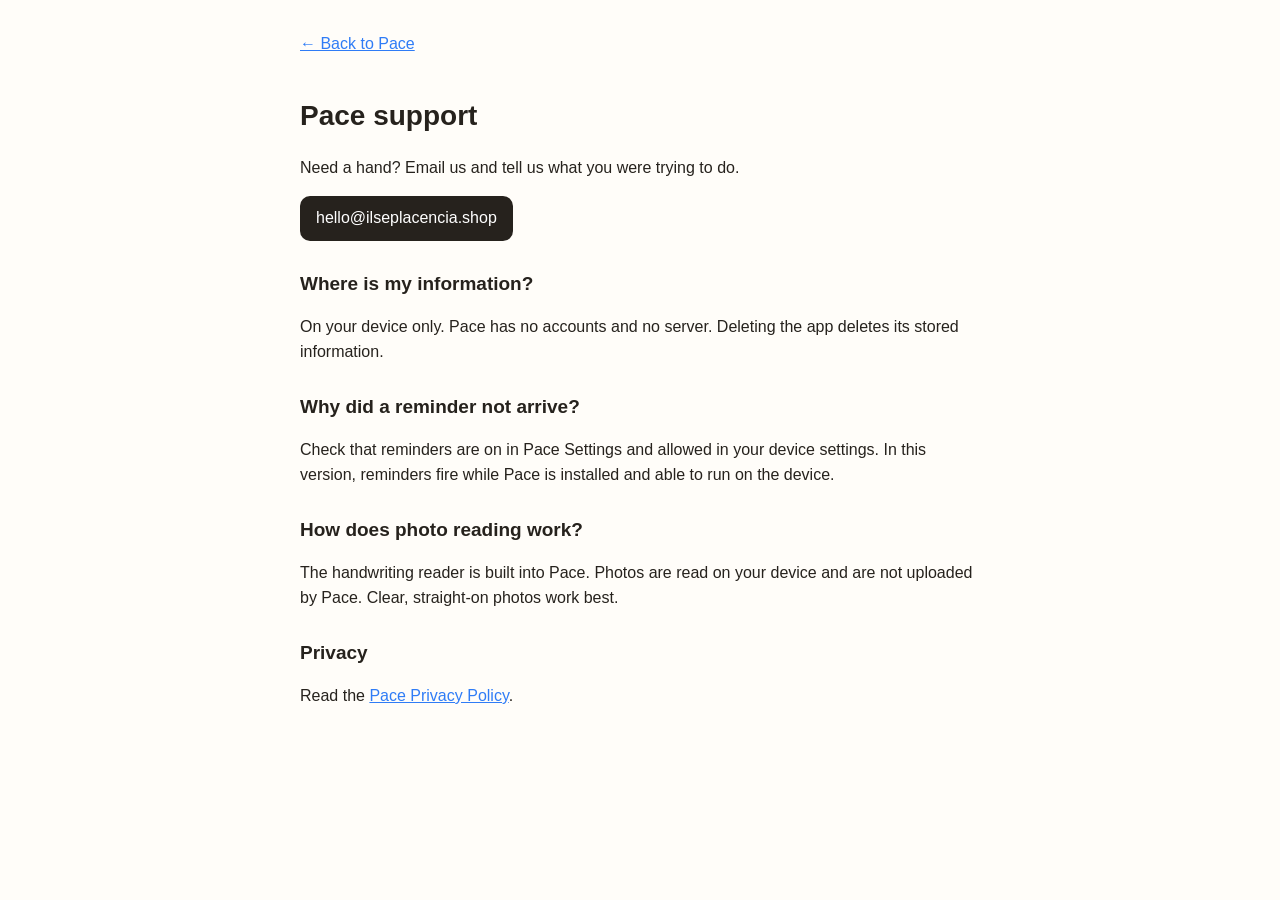
<file: support.html>
<!DOCTYPE html>
<html lang="en">
<head>
<meta charset="utf-8">
<meta name="viewport" content="width=device-width, initial-scale=1">
<title>Pace — Support</title>
<style>
  body { font-family: -apple-system, "Segoe UI", Roboto, Helvetica, Arial, sans-serif; color: #26221d; background: #fffdf9; margin: 0; }
  main { max-width: 680px; margin: 0 auto; padding: 32px 20px 64px; line-height: 1.55; }
  h1 { font-size: 28px; } h2 { font-size: 19px; margin-top: 28px; }
  a { color: #2f7cf6; }
  .back { display: inline-block; margin-bottom: 18px; }
  .button { display: inline-block; background: #26221d; color: #fff; padding: 10px 16px; border-radius: 10px; text-decoration: none; }
</style>
</head>
<body>
<main>
<a class="back" href="./">← Back to Pace</a>
<h1>Pace support</h1>
<p>Need a hand? Email us and tell us what you were trying to do.</p>
<p><a class="button" href="mailto:hello@ilseplacencia.shop">hello@ilseplacencia.shop</a></p>
<h2>Where is my information?</h2>
<p>On your device only. Pace has no accounts and no server. Deleting the app deletes its stored information.</p>
<h2>Why did a reminder not arrive?</h2>
<p>Check that reminders are on in Pace Settings and allowed in your device settings. In this version, reminders fire while Pace is installed and able to run on the device.</p>
<h2>How does photo reading work?</h2>
<p>The handwriting reader is built into Pace. Photos are read on your device and are not uploaded by Pace. Clear, straight-on photos work best.</p>
<h2>Privacy</h2>
<p>Read the <a href="privacy.html">Pace Privacy Policy</a>.</p>
</main>
</body>
</html>
</file>
<file: styles.css>
/* Pace Calendar. Still Water brand (board approved 14 Oct 2026):
   Porcelain Mist ground, Still Water periwinkle, Soft Apricot accent,
   Pine Shade ink. Contrast fences (brand-board/CONTRAST.md): body text
   is Pine on Porcelain (AAA 11.40); Still Water is large text + icons
   only; Apricot is fills + marks only. Type: Bricolage Grotesque for
   display, Manrope for UI/body — both vendored, SIL OFL.
   User looks (dark, blush, sky, mint, lavender) + cute mode remain
   the user's choice in Settings. */
@font-face { font-family: "Bricolage Grotesque"; src: url("fonts/BricolageGrotesque.ttf") format("truetype"); font-weight: 200 800; font-display: swap; }
@font-face { font-family: "Manrope"; src: url("fonts/Manrope.ttf") format("truetype"); font-weight: 200 800; font-display: swap; }
:root {
  --font-ui: "Manrope", -apple-system, BlinkMacSystemFont, "Helvetica Neue", Arial, sans-serif;
  --font-display: "Bricolage Grotesque", "Manrope", -apple-system, sans-serif;
  --ink: #21392e;
  --ink-2: #3d5548;
  --ink-3: #54685c;
  --ground: #f3f5fa;
  --ground-2: #e7ebf5;
  --card: #ffffff;
  --hair: #d9deee;
  --seg: #e7ebf5;
  --seg-active: #ffffff;
  --today-tint: rgba(91,107,213,0.06);
  --accent: #5b6bd5;
  --accent-strong: #4858c4;
  --blue: #5b6bd5;
  --green: #35704e;
  --low: #f0a868;
  --steady: #8b99e4;
  --full: #5b6bd5;
  --danger: #c4504b;
  --heat-1: #d9deee;
  --heat-2: #8b99e4;
  --heat-3: #5b6bd5;
  --radius: 14px;
}
html[data-theme="dark"] {
  --ink: #edf1ec;
  --ink-2: #c9d4cc;
  --ink-3: #93a69b;
  --ground: #141f1b;
  --ground-2: #1d2b25;
  --card: #1d2b25;
  --hair: #2e4238;
  --seg: #1d2b25;
  --seg-active: #3a4f44;
  --today-tint: rgba(174,184,236,0.07);
  --accent: #aeb8ec;
  --accent-strong: #8b99e4;
  --blue: #aeb8ec;
  --heat-1: #26355c;
  --heat-2: #3d4f9e;
  --heat-3: #5b6bd5;
}
html[data-theme="blush"] {
  --ground: #fff8fa;
  --ground-2: #fdeef3;
  --card: #ffffff;
  --hair: #f3d9e2;
  --seg: #fae3ec;
  --accent: #d9578b;
  --blue: #d9578b;
}
html[data-theme="sky"] {
  --ground: #f7fbff;
  --ground-2: #e9f2fd;
  --card: #ffffff;
  --hair: #d8e6f7;
  --seg: #e2edfb;
  --accent: #5b6bd5;
  --blue: #5b6bd5;
}
html[data-theme="mint"] {
  --ground: #f6fcF8;
  --ground-2: #e7f5ec;
  --card: #ffffff;
  --hair: #d5ebdd;
  --seg: #e0f2e7;
  --accent: #1f9d74;
  --blue: #1f9d74;
}
html[data-theme="lavender"] {
  --ground: #faf8ff;
  --ground-2: #efeafd;
  --card: #ffffff;
  --hair: #e0d8f5;
  --seg: #e9e2fb;
  --accent: #7c5cd6;
  --blue: #7c5cd6;
}
html[data-theme="brand"] {
  --ground: #dce1f6;
  --ground-2: #cdd6f2;
  --card: #ffffff;
  --hair: #bcc7ec;
  --seg: #cdd6f2;
  --seg-active: #ffffff;
  --today-tint: rgba(91,107,213,0.10);
  --accent: #5b6bd5;
  --accent-strong: #4858c4;
  --blue: #5b6bd5;
}
/* Law E: the user's own photo behind everything. The photo layer +
   a veil sit under the app; the ink set is chosen from the photo's
   brightness (photolight = the porcelain family, photodark = the
   pine-night family) so words hold AA over any photo. */
html[data-theme="photolight"] {
  --ground: transparent;
  --ground-2: rgba(243,245,250,0.55);
  /* App Checker B3 (v14 read): over a dark patch of a bright photo
     the stock --ink-3 measured 3.42 — under the AA floor. Deepened
     for this mode only (4.52+ worst case); the plain looks keep
     their measured values. */
  --ink-3: #42564a;
}
html[data-theme="photodark"] {
  --ink: #edf1ec;
  --ink-2: #c9d4cc;
  --ink-3: #93a69b;
  --ground: transparent;
  --ground-2: rgba(20,31,27,0.55);
  --card: #1d2b25;
  --hair: #2e4238;
  --seg: #1d2b25;
  --seg-active: #3a4f44;
  --today-tint: rgba(174,184,236,0.07);
  --accent: #aeb8ec;
  --accent-strong: #8b99e4;
  --blue: #aeb8ec;
  --heat-1: #26355c;
  --heat-2: #3d4f9e;
  --heat-3: #5b6bd5;
}
html[data-photo] body { background: transparent; }
html[data-photo] body::before {
  content: ""; position: fixed; inset: 0; z-index: -2;
  background-image: var(--photo); background-size: cover; background-position: center;
}
html[data-photo] body::after {
  content: ""; position: fixed; inset: 0; z-index: -1;
}
html[data-photo="light"] body::after { background: rgba(243,245,250,0.80); }
html[data-photo="dark"] body::after { background: rgba(20,31,27,0.88); }
.bg-photo-row { display: flex; align-items: center; gap: 10px; flex-wrap: wrap; margin-top: 12px; }
.mini-btn { border: 1px solid var(--hair); background: none; color: var(--ink-2); border-radius: 999px; padding: 7px 13px; font-size: 13px; font-weight: 500; }
* { box-sizing: border-box; }
[hidden] { display: none !important; }
html, body { margin: 0; padding: 0; }
body {
  font-family: var(--font-ui);
  color: var(--ink);
  background: var(--ground);
  -webkit-font-smoothing: antialiased;
  transition: background 0.25s ease, color 0.25s ease;
}
button { font: inherit; cursor: pointer; }
button:active { transform: scale(0.97); }
input, textarea, select { font: inherit; color: var(--ink); }
h2 { font-family: var(--font-display); font-size: 27px; font-weight: 700; margin: 0; letter-spacing: -0.01em; }
h3 { font-family: var(--font-display); font-size: 18px; font-weight: 600; margin: 0 0 8px; }
:focus-visible { outline: 2px solid var(--accent); outline-offset: 2px; border-radius: 6px; }
.ico { width: 20px; height: 20px; flex: 0 0 auto; fill: none; stroke: currentColor; stroke-width: 1.8; stroke-linecap: round; stroke-linejoin: round; vertical-align: -4px; }

#app { display: flex; min-height: 100vh; }

/* Sidebar: beside the content at every width. The user can hide it
   completely; the small Pace mark then floats at the top left. */
#sidebar {
  width: 232px; flex: 0 0 auto;
  border-right: 1px solid var(--hair);
  background: var(--ground);
  padding: 22px 14px;
  display: flex; flex-direction: column; gap: 22px;
  position: sticky; top: 0; height: 100vh;
}
html[data-sb="collapsed"] #sidebar { display: none; }
.brand { display: flex; align-items: center; gap: 9px; padding: 2px 4px 2px 8px; font-weight: 700; font-size: 18px; }
.brand-mark { width: 26px; height: 26px; flex: 0 0 auto; }
.brand-mark.sm { width: 22px; height: 22px; }
.brand-name { flex: 1 1 auto; letter-spacing: -0.01em; font-family: var(--font-display); font-weight: 800; font-size: 19px; }
.icon-btn { border: 0; background: none; color: var(--ink-3); padding: 6px; border-radius: 8px; display: inline-flex; }
.icon-btn:hover { background: var(--ground-2); color: var(--ink); }
.icon-btn .ico { width: 18px; height: 18px; }
.expand-btn {
  display: none;
  position: fixed; top: 14px; left: 14px; z-index: 50;
  width: 42px; height: 42px; border-radius: 50%;
  border: 1px solid var(--hair); background: var(--card);
  align-items: center; justify-content: center;
  box-shadow: 0 4px 16px rgba(0,0,0,0.14);
}
html[data-sb="collapsed"] .expand-btn { display: inline-flex; }
html[data-sb="collapsed"] #main { padding-left: 70px; }
#sidebar nav { display: flex; flex-direction: column; gap: 2px; }
.side-item {
  display: flex; align-items: center; gap: 10px;
  border: 0; background: none; text-align: left;
  padding: 12px; border-radius: var(--radius); color: var(--ink-2); font-size: 15px;
  transition: background 0.15s ease;
}
.side-item .side-ico { width: 20px; height: 20px; }
.side-item.is-active { background: var(--ground-2); color: var(--ink); font-weight: 600; }
.side-group { font-size: 11px; font-weight: 800; letter-spacing: 0.14em; text-transform: uppercase; color: var(--ink-3); padding: 14px 10px 4px; }
.add-btn.ghost { background: var(--ground-2); color: var(--ink-2); margin-right: 6px; }
.import-sources { display: flex; flex-wrap: wrap; gap: 8px; margin: 10px 0 4px; }
.import-src.is-active { background: var(--accent-strong); color: #fff; border-color: var(--accent-strong); }
.side-group:first-child { padding-top: 2px; }
.side-foot { margin-top: auto; display: flex; flex-direction: column; gap: 10px; }
.side-ring { display: flex; align-items: center; gap: 10px; padding: 0 8px; }
.ring { width: 44px; height: 44px; transform: rotate(-90deg); flex: 0 0 auto; }
.ring circle { fill: none; stroke-width: 5; }
.ring-bg { stroke: var(--ground-2); }
.ring-fg { stroke: var(--steady); stroke-linecap: round; stroke-dasharray: 113; stroke-dashoffset: 113; transition: stroke-dashoffset 0.6s ease; }
.ring-text strong { display: block; font-size: 16px; }
.ring-text span { font-size: 12px; color: var(--ink-3); }
.side-level { font-size: 13px; color: var(--ink-3); padding: 0 8px; }
.side-level strong { color: var(--ink); }

#main { flex: 1 1 auto; min-width: 0; padding: 26px 30px 72px; max-width: 1120px; margin: 0 auto; width: 100%; }
.panel { display: none; }
.panel.is-active { display: block; animation: panelIn 0.28s ease; }
@keyframes panelIn { from { opacity: 0; transform: translateY(6px); } to { opacity: 1; transform: none; } }
.panel-lede { color: var(--ink-2); font-size: 15px; line-height: 1.5; max-width: 620px; }

.topbar { display: flex; align-items: center; justify-content: space-between; gap: 12px; flex-wrap: wrap; margin-bottom: 18px; }
.month-title { border: 0; background: none; font-size: 29px; font-weight: 700; letter-spacing: -0.02em; padding: 4px 2px; color: var(--ink); }
.top-actions { display: flex; align-items: center; gap: 10px; max-width: 100%; }
.segmented { display: inline-flex; background: var(--seg); border-radius: 999px; padding: 4px; gap: 2px; overflow-x: auto; scrollbar-width: none; }
.segmented::-webkit-scrollbar { display: none; }
.segmented button { border: 0; background: none; padding: 10px 14px; border-radius: 999px; font-size: 13.5px; font-weight: 500; color: var(--ink-2); white-space: nowrap; min-height: 38px; }
.segmented button.is-active { background: var(--seg-active); color: var(--ink); font-weight: 600; box-shadow: 0 1px 4px rgba(0,0,0,0.16); }
.add-btn { width: 46px; height: 46px; border-radius: 50%; border: 0; background: var(--accent); color: #fff; font-size: 24px; line-height: 1; flex: 0 0 auto; }

/* DayTicker */
#ticker { display: flex; gap: 2px; overflow-x: auto; padding: 10px 2px 12px; border-top: 1px solid var(--hair); border-bottom: 1px solid var(--hair); scrollbar-width: none; position: sticky; top: 0; background: var(--ground); z-index: 30; }
#ticker::-webkit-scrollbar { display: none; }
.tick { flex: 0 0 auto; width: 56px; border: 0; background: none; padding: 5px 0 4px; border-radius: var(--radius); text-align: center; color: var(--ink); }
.tick .tick-wd { display: block; font-size: 11px; color: var(--ink-3); text-transform: uppercase; letter-spacing: 0.04em; }
.tick .tick-num { display: flex; align-items: center; justify-content: center; width: 34px; height: 34px; margin: 3px auto 4px; border-radius: 50%; font-size: 16px; font-weight: 500; }
.tick.is-today .tick-num { background: var(--ink); color: var(--ground); font-weight: 700; }
.tick.is-selected .tick-num { background: var(--ground-2); box-shadow: inset 0 0 0 2px var(--ink); }
.tick.is-today.is-selected .tick-num { background: var(--ink); box-shadow: none; }
.tick-pills { display: flex; gap: 2px; justify-content: center; min-height: 5px; padding: 0 6px; }
.tick-pill { height: 5px; border-radius: 3px; flex: 1 1 0; max-width: 12px; }

/* Check-in */
.checkin-card { display: flex; align-items: center; justify-content: space-between; gap: 16px; flex-wrap: wrap; padding: 20px 2px; border-bottom: 1px solid var(--hair); }
.checkin-text strong { display: block; font-size: 18px; margin-bottom: 3px; }
.checkin-text span { color: var(--ink-3); font-size: 14px; }
.level-row { display: flex; gap: 8px; }
.level-btn { display: flex; align-items: center; gap: 8px; border: 1px solid var(--hair); background: var(--card); color: var(--ink); border-radius: 999px; padding: 11px 18px; font-size: 15px; font-weight: 500; transition: transform 0.12s ease; min-height: 44px; }
.level-btn .level-dot { width: 12px; height: 12px; border-radius: 50%; }
.level-low .level-dot { background: var(--low); }
.level-steady .level-dot { background: var(--steady); }
.level-full .level-dot { background: var(--full); }
.level-btn.is-active { border-color: var(--ink); box-shadow: inset 0 0 0 1px var(--ink); font-weight: 700; animation: pop 0.25s ease; }
@keyframes pop { 0% { transform: scale(0.92); } 60% { transform: scale(1.05); } 100% { transform: scale(1); } }

.up-next { padding: 16px 2px; border-bottom: 1px solid var(--hair); font-size: 15px; }
.up-next .un-label { color: var(--ink-3); font-size: 12px; text-transform: uppercase; letter-spacing: 0.05em; display: block; margin-bottom: 3px; }
/* F2 (final sweep): the Start button was a bare browser button
   (34x21px) — now a real pill at the house tap floor. */
.up-next button[data-un] { margin-left: 10px; min-height: 44px; padding: 10px 20px; border: 0; border-radius: 999px; background: var(--accent); color: #fff; font: inherit; font-size: 15px; font-weight: 600; cursor: pointer; vertical-align: middle; }
.up-next button { border: 0; background: none; color: var(--accent); font-size: 15px; padding: 0; margin-left: 8px; }

/* Calendar (FullCalendar restyle to flat iPhone look) */
#calendarWrap { padding-top: 12px; }
.fc { font-size: 14.5px; color: var(--ink); --fc-page-bg-color: var(--ground); --fc-border-color: var(--hair); --fc-neutral-bg-color: var(--ground-2); --fc-neutral-text-color: var(--ink-3); --fc-list-event-hover-bg-color: var(--ground-2); --fc-today-bg-color: var(--today-tint); --fc-event-border-color: transparent; }
.fc .fc-toolbar { display: none; }
.fc .fc-scrollgrid { border: 0; }
.fc td, .fc th { border-color: var(--hair); }
.fc .fc-daygrid-day-number { font-size: 14px; color: var(--ink-2); padding: 8px 9px; text-decoration: none; }
.fc .fc-daygrid-day.fc-day-today, .fc .fc-timegrid-col.fc-day-today, .fc .fc-list-day.fc-day-today { background: var(--today-tint); }
.fc .fc-daygrid-day.fc-day-today .fc-daygrid-day-number { background: var(--ink); color: var(--ground); border-radius: 50%; width: 27px; height: 27px; display: inline-flex; align-items: center; justify-content: center; margin: 3px; }
.fc .fc-event { border: 0; border-radius: 8px; padding: 3px 8px; font-size: 12.5px; cursor: pointer; margin: 1px 3px; }
.fc .fc-event.ev-calm { background: color-mix(in srgb, var(--ev-c, #5b6bd5) 15%, var(--card)); border-left: 3px solid var(--ev-c, #5b6bd5); color: var(--ink); }
.fc .fc-event.ev-calm .fc-event-title { font-weight: 500; }
/* All-day + month block events: a long title ends with an ellipsis,
   never cut mid-word (QA v13 audit note 2). */
.fc .fc-daygrid-event .fc-event-main { overflow: hidden; }
.fc .fc-daygrid-event .fc-event-title { display: block; overflow: hidden; text-overflow: ellipsis; white-space: nowrap; }
.fc .fc-event.ev-calm, .fc .fc-event.ev-calm .fc-event-main, .fc .fc-event.ev-calm .fc-event-title, .fc .fc-event.ev-calm .fc-event-time { color: var(--ink) !important; }
.fc .fc-daygrid-day-frame { min-height: 106px; }
.fc .fc-day-other .fc-daygrid-day-number { opacity: 0.45; }
.fc .fc-daygrid-more-link { color: var(--ink-3); font-size: 12px; font-weight: 600; padding: 2px 8px; }
.fc .fc-timegrid-slot-label { font-size: 11px; color: var(--ink-3); }
.fc .fc-list-event td { padding: 12px 14px; }
.fc .fc-list-day-cushion { padding: 12px 14px; }
.fc .fc-list-event:hover td { background: var(--ground-2); }
.fc .fc-timegrid-slot { height: 56px; }
.fc .fc-col-header-cell-cushion { color: var(--ink-3); font-size: 11.5px; letter-spacing: 0.06em; padding: 10px 4px; text-decoration: none; text-transform: uppercase; }
.fc .fc-list-day-cushion { background: var(--ground-2); }
.fc a { text-decoration: none; }

/* Year heat view */
#yearView { padding: 8px 0; }
.year-grid { display: grid; grid-template-columns: repeat(auto-fill, minmax(150px, 1fr)); gap: 22px; }
.mini-month h4 { margin: 0 0 6px; font-size: 13px; font-weight: 600; }
.mini-month .mm-grid { display: grid; grid-template-columns: repeat(7, 1fr); gap: 2px; }
.mm-day { border: 0; border-radius: 6px; font-size: 10.5px; padding: 4px 0; background: var(--ground-2); color: var(--ink-3); }
.mm-day.has-1 { background: var(--heat-1); color: var(--ink-2); }
.mm-day.has-2 { background: var(--heat-2); color: var(--ink); }
.mm-day.has-3 { background: var(--heat-3); color: #fff; }
.mm-day.is-today { box-shadow: inset 0 0 0 2px var(--ink); font-weight: 700; }
.mm-blank { background: none; }

/* Day list under the calendar (the Fantastical list half) */
.day-list { margin-top: 24px; border-top: 1px solid var(--hair); }
.day-list h3 { padding-top: 14px; display: flex; justify-content: space-between; align-items: baseline; }
.day-list h3 .dl-score { font-size: 13px; color: var(--ink-3); font-weight: 500; }
.dl-progress { height: 6px; background: var(--ground-2); border-radius: 3px; overflow: hidden; margin: 4px 0 8px; }
.dl-progress i { display: block; height: 100%; background: var(--steady); border-radius: 3px; transition: width 0.5s ease; }
.task-row { display: flex; align-items: flex-start; gap: 13px; width: 100%; text-align: left; border: 0; background: none; padding: 14px 4px; border-bottom: 1px solid var(--hair); color: var(--ink); animation: rowIn 0.3s ease both; }
.task-row:nth-child(3) { animation-delay: 0.03s; } .task-row:nth-child(4) { animation-delay: 0.06s; }
.task-row:nth-child(5) { animation-delay: 0.09s; } .task-row:nth-child(6) { animation-delay: 0.12s; }
.task-row:nth-child(7) { animation-delay: 0.15s; } .task-row:nth-child(8) { animation-delay: 0.18s; }
@keyframes rowIn { from { opacity: 0; transform: translateY(4px); } to { opacity: 1; transform: none; } }
.task-row.dragging { opacity: 0.4; }
.task-row .tr-dot { width: 11px; height: 11px; border-radius: 50%; margin-top: 5px; flex: 0 0 auto; }
.task-row .tr-main { flex: 1 1 auto; min-width: 0; }
.task-row .tr-title { font-size: 16px; font-weight: 500; display: block; }
.task-row .tr-meta { font-size: 13px; color: var(--ink-3); display: block; margin-top: 1px; }
.task-row .tr-check { width: 28px; height: 28px; border-radius: 50%; border: 1.5px solid var(--hair); background: var(--card); color: var(--steady); font-size: 15px; flex: 0 0 auto; line-height: 1; }
.task-row.is-done .tr-title { color: var(--ink-3); text-decoration: line-through; text-decoration-thickness: 1px; }
.task-row.is-done .tr-check { background: var(--steady); border-color: var(--steady); color: #fff; animation: pop 0.3s ease; }
.parked-note { color: var(--ink-3); font-size: 14px; padding: 12px 2px; }
.stretch-note { padding: 12px 2px; font-size: 15px; border-bottom: 1px solid var(--hair); }
.stretch-note button { border: 0; background: none; color: var(--accent); font-size: 15px; padding: 0; margin-left: 8px; }
.empty-note { color: var(--ink-3); font-size: 15px; padding: 16px 2px; }
.dock-note { display: flex; align-items: center; gap: 12px; }
.dock-skip { flex: none; opacity: 0.92; }
.dock-skip .skip-svg { width: 58px; height: auto; display: block; }

/* Setup guide (Skip the Ferry) */
.guide-card { position: relative; text-align: center; }
.guide-x { position: absolute; top: 12px; right: 12px; }
#guideArt .skip-svg { width: 148px; height: auto; margin: 6px auto 2px; display: block; }
.guide-bubble { font-size: 19px; font-weight: 600; color: var(--ink); margin: 8px 0 4px; }
.guide-dots { display: flex; gap: 7px; justify-content: center; margin: 14px 0 4px; }
.g-dot { width: 8px; height: 8px; border-radius: 50%; background: var(--hair); }
.g-dot.is-on { background: var(--ink); }
.guide-swatches { display: flex; gap: 10px; justify-content: center; margin-top: 10px; }
.g-swatch { width: 34px; height: 34px; border-radius: 50%; border: 2px solid var(--hair); cursor: pointer; padding: 0; }
.guide-card .sheet-actions { justify-content: center; }

/* Capture */
.capture-box textarea { width: 100%; border: 1px solid var(--hair); border-radius: 16px; padding: 16px; font-size: 16px; line-height: 1.5; background: var(--card); resize: vertical; }
.capture-actions, .draft-actions { display: flex; gap: 8px; flex-wrap: wrap; margin-top: 10px; align-items: center; }
.primary-btn { border: 0; background: var(--accent); color: #fff; border-radius: 999px; padding: 12px 22px; font-size: 15px; font-weight: 600; }
.soft-btn { border: 1px solid var(--hair); background: var(--card); color: var(--ink); border-radius: 999px; padding: 11px 16px; font-size: 15px; display: inline-flex; align-items: center; gap: 7px; }
.soft-btn .ico { width: 17px; height: 17px; }
.soft-btn.danger { color: var(--danger); }
.file-btn { display: inline-flex; cursor: pointer; }
.hint { color: var(--ink-3); font-size: 13.5px; line-height: 1.45; }
.draft-card { border: 1px solid var(--hair); border-radius: 16px; padding: 16px; margin-top: 12px; display: flex; gap: 10px; align-items: flex-start; background: var(--card); animation: rowIn 0.3s ease both; }
.draft-card .tr-dot { width: 11px; height: 11px; border-radius: 50%; margin-top: 5px; flex: 0 0 auto; }
.draft-card input[type="text"] { border: 0; font-size: 16px; font-weight: 500; width: 100%; padding: 0; background: none; color: var(--ink); }
.draft-card .dc-meta { display: flex; gap: 6px; flex-wrap: wrap; margin-top: 6px; }
.draft-card .dc-meta input { border: 1px solid var(--hair); border-radius: 7px; padding: 4px 7px; font-size: 13px; background: var(--card); }
.draft-card .dc-steps { font-size: 13.5px; color: var(--ink-2); margin: 7px 0 0; padding-left: 18px; }
.draft-card .dc-del { border: 0; background: none; color: var(--danger); font-size: 14px; }
.original-keep { margin-top: 14px; }
.original-keep pre { white-space: pre-wrap; background: var(--ground-2); border-radius: 10px; padding: 12px; font-size: 13.5px; color: var(--ink-2); }

/* Progress board */
.progress-summary { display: flex; gap: 22px; flex-wrap: wrap; padding: 12px 2px 4px; font-size: 15px; }
.progress-summary strong { font-size: 20px; display: block; }
.board { display: grid; grid-template-columns: repeat(3, 1fr); gap: 18px; margin-top: 18px; }
.board-col { background: var(--ground-2); border-radius: 18px; padding: 16px; min-height: 220px; }
.board-col h3 { font-size: 14px; color: var(--ink-2); }
.board-list { display: flex; flex-direction: column; gap: 10px; min-height: 60px; }
.p-card { background: var(--card); border: 1px solid var(--hair); border-radius: 14px; padding: 13px 15px; cursor: grab; animation: rowIn 0.3s ease both; }
.p-card .pc-title { font-size: 15px; font-weight: 500; display: block; }
.p-card .pc-meta { font-size: 12.5px; color: var(--ink-3); display: flex; align-items: center; gap: 6px; margin-top: 3px; }
.p-card .pc-meta .tr-dot { width: 8px; height: 8px; border-radius: 50%; display: inline-block; }
.board-col.drag-over { outline: 2px solid var(--accent); outline-offset: -2px; }

/* Settings */
.settings-group { border-top: 1px solid var(--hair); padding: 22px 0 10px; max-width: 560px; }
.settings-group .row { display: flex; align-items: center; gap: 10px; padding: 7px 0; font-size: 15px; flex-wrap: wrap; }
.settings-group input[type="time"], .settings-group input[type="number"], .settings-group input[type="text"] { border: 1px solid var(--hair); border-radius: 8px; padding: 6px 9px; font-size: 15px; background: var(--card); }
.row.check input { width: 19px; height: 19px; accent-color: var(--accent); }
.swatches { display: flex; gap: 8px; flex-wrap: wrap; padding: 4px 0 8px; }
.swatch { display: inline-flex; align-items: center; gap: 7px; border: 1px solid var(--hair); background: var(--card); color: var(--ink); border-radius: 999px; padding: 7px 13px 7px 8px; font-size: 14px; }
.swatch .sw-dot { width: 18px; height: 18px; border-radius: 50%; display: inline-block; }
.swatch.is-active { border-color: var(--ink); box-shadow: inset 0 0 0 1px var(--ink); font-weight: 600; }
.settings-links { display: flex; gap: 8px; flex-wrap: wrap; }
.settings-links a { text-decoration: none; }
.brand-foot { display: flex; align-items: center; gap: 12px; }
.brand-foot strong { display: block; font-size: 17px; }
.brand-foot span { color: var(--ink-3); font-size: 13.5px; }
.brand-foot .brand-mark { width: 34px; height: 34px; }

/* Sheets */
.sheet { position: fixed; inset: 0; background: rgba(20,20,24,0.45); display: flex; align-items: flex-end; justify-content: center; z-index: 60; animation: fadeIn 0.2s ease; }
@keyframes fadeIn { from { opacity: 0; } to { opacity: 1; } }
.sheet-card { background: var(--card); color: var(--ink); border-radius: 22px 22px 0 0; padding: 26px; width: 100%; max-width: 560px; max-height: 88vh; overflow-y: auto; animation: sheetUp 0.28s ease; }
@keyframes sheetUp { from { transform: translateY(24px); opacity: 0.4; } to { transform: none; opacity: 1; } }
.sheet-card p { font-size: 15px; line-height: 1.5; color: var(--ink-2); }
.field { display: block; font-size: 13px; color: var(--ink-3); margin-top: 12px; }
.field input { display: block; width: 100%; margin-top: 5px; border: 1px solid var(--hair); border-radius: 9px; padding: 9px 11px; font-size: 16px; color: var(--ink); background: var(--card); }
.field-row { display: flex; gap: 10px; }
.field-row .field { flex: 1; }
.quick-preview { background: var(--ground-2); border-radius: 10px; padding: 11px 13px; font-size: 14.5px; margin-top: 12px; line-height: 1.5; }
.details-fallback { margin-top: 12px; }
.sheet-actions { display: flex; gap: 8px; justify-content: flex-end; margin-top: 18px; }
.sheet-actions.wrap { flex-wrap: wrap; justify-content: flex-start; }
#dSteps .step-row { display: flex; gap: 10px; align-items: flex-start; padding: 8px 0; border-bottom: 1px solid var(--hair); font-size: 15px; }
#dSteps .step-row input { width: 20px; height: 20px; accent-color: var(--steady); flex: 0 0 auto; }
#dSteps .step-row.is-done span { color: var(--ink-3); text-decoration: line-through; }

.toast { position: fixed; left: 50%; bottom: 26px; transform: translateX(-50%); background: var(--ink); color: var(--ground); border-radius: 999px; padding: 11px 20px; font-size: 14.5px; z-index: 80; box-shadow: 0 6px 24px rgba(0,0,0,0.25); animation: toastIn 0.25s ease; max-width: calc(100vw - 32px); text-align: center; }
@keyframes toastIn { from { opacity: 0; transform: translate(-50%, 8px); } to { opacity: 1; transform: translate(-50%, 0); } }
.toast-undo { margin-left: 12px; background: none; border: none; color: inherit; font: inherit; font-weight: 700; text-decoration: underline; cursor: pointer; padding: 0; }

/* Cute mode: rounder, softer, a little playful. Chosen by the user. */
html[data-cute="1"] { --radius: 16px; }
html[data-cute="1"] .level-btn.is-active { box-shadow: none; border-color: transparent; color: #fff; }
html[data-cute="1"] .level-low.is-active { background: var(--low); }
html[data-cute="1"] .level-steady.is-active { background: var(--steady); }
html[data-cute="1"] .level-full.is-active { background: var(--full); }
html[data-cute="1"] .level-btn.is-active .level-dot { background: #fff; }
html[data-cute="1"] .board-col[data-status="todo"] { background: color-mix(in srgb, var(--full) 9%, var(--ground)); }
html[data-cute="1"] .board-col[data-status="doing"] { background: color-mix(in srgb, var(--low) 12%, var(--ground)); }
html[data-cute="1"] .board-col[data-status="done"] { background: color-mix(in srgb, var(--steady) 11%, var(--ground)); }
html[data-cute="1"] .sheet-card { border-radius: 24px 24px 0 0; }
html[data-cute="1"] .task-row.is-done .tr-check { background: var(--steady); }
html[data-cute="1"] .empty-note::before { content: "✿ "; }
html[data-cute="1"] .brand-mark { animation: wiggle 0.5s ease; }
@keyframes wiggle { 0%,100% { transform: rotate(0); } 25% { transform: rotate(-6deg); } 75% { transform: rotate(6deg); } }
html[data-cute="1"] .add-btn { border-radius: 16px; }

/* The door (door-first joining): the mark sits on top of the
   sign-in sheet, nothing else — no fields beyond the door's. */
.door-mark { display: flex; align-items: center; gap: 9px; padding: 2px 0 10px; }
.door-mark .brand-mark { width: 30px; height: 30px; }
.door-name { font-family: var(--font-display); font-weight: 800; font-size: 21px; letter-spacing: -0.01em; }
/* The refined door (mockup of record): icon-only social
   buttons on top, one email field + a round next arrow; the
   password lives on step 2 only. */
.door-social { display: grid; grid-template-columns: 1fr 1fr; gap: 10px; margin-bottom: 12px; }
.door-social-btn { height: 52px; border: 1px solid var(--hair); border-radius: 14px; background: var(--card); cursor: pointer; display: flex; align-items: center; justify-content: center; color: var(--ink); }
.door-social-btn svg { width: 22px; height: 22px; }
.door-email-row { display: flex; gap: 10px; align-items: stretch; }
.door-email-row input { flex: 1; min-width: 0; height: 52px; border: 1px solid var(--hair); border-radius: 14px; background: var(--card); color: var(--ink); padding: 0 14px; font: inherit; }
.door-arrow { width: 52px; height: 52px; flex: none; border: 0; border-radius: 50%; background: var(--accent); color: #fff; cursor: pointer; display: flex; align-items: center; justify-content: center; }
.door-arrow svg { width: 22px; height: 22px; }
.door-note { text-align: center; color: var(--ink-3); font-size: 13px; margin: 10px 0 2px; line-height: 1.5; }
.door-email-pill { display: flex; align-items: center; justify-content: space-between; gap: 10px; background: color-mix(in srgb, var(--accent) 9%, var(--card)); border: 1px solid var(--hair); border-radius: 12px; padding: 9px 8px 9px 14px; margin-bottom: 12px; font-weight: 500; }
.pw-wrap { position: relative; display: block; }
.pw-wrap input { width: 100%; padding-right: 46px; }
.pw-eye { position: absolute; right: 4px; top: 50%; transform: translateY(-50%); width: 40px; height: 40px; border: 0; background: none; color: var(--ink-3); cursor: pointer; display: flex; align-items: center; justify-content: center; }
.pw-eye svg { width: 20px; height: 20px; }
/* THE DOOR PAGE (v4): the sign-up is the whole page — big,
   centred, nothing else around it. */
.sheet.door-page { background: var(--bg, #F3F5FA); align-items: flex-start; overflow-y: auto; }
.door-inner { width: 100%; max-width: 430px; margin: auto; padding: 48px 26px 40px; }
.door-hero { display: flex; flex-direction: column; align-items: center; text-align: center; gap: 6px; margin-bottom: 28px; }
.door-tile { width: 86px; height: 86px; border-radius: 24px; background: color-mix(in srgb, var(--accent) 16%, var(--card)); display: flex; align-items: center; justify-content: center; margin-bottom: 10px; }
.door-tile .brand-mark { width: 52px; height: 52px; }
.door-title { font-family: var(--font-display); font-weight: 800; font-size: 34px; letter-spacing: -0.01em; }
.door-sub { color: var(--ink-2); font-size: 16px; }
.door-page .door-social-btn { height: 58px; border-radius: 16px; }
.door-divider { display: flex; align-items: center; gap: 12px; color: var(--ink-3); font-size: 14px; margin: 20px 0 14px; }
.door-divider::before, .door-divider::after { content: ""; flex: 1; height: 1px; background: var(--hair); }
.door-email { width: 100%; height: 56px; border: 1px solid var(--hair); border-radius: 16px; background: var(--card); color: var(--ink); padding: 0 16px; font: inherit; font-size: 16px; }
.door-arrow-row { display: flex; justify-content: center; margin-top: 22px; }
.door-page .door-arrow { width: 66px; height: 66px; }
.door-page .door-arrow svg { width: 27px; height: 27px; }
.door-explore { border: 0; background: none; color: var(--ink); font: inherit; font-weight: 700; cursor: pointer; padding: 0; text-decoration: underline; text-underline-offset: 3px; }
.door-topbar { display: flex; align-items: center; gap: 10px; margin-bottom: 22px; }
.door-topbar .brand-mark { width: 30px; height: 30px; }
.door-topname { font-family: var(--font-display); font-weight: 800; font-size: 19px; }
.door-back { width: 42px; height: 42px; flex: none; border: 1px solid var(--hair); border-radius: 50%; background: var(--card); color: var(--ink); cursor: pointer; display: flex; align-items: center; justify-content: center; }
.door-back svg { width: 19px; height: 19px; }
/* THE TOUR (v4): Skip's pop-up sits IN THE MIDDLE of the
   app; at the menu stop it docks beside the open menu. */
#guideSheet { align-items: center; }
#guideSheet .guide-card { border-radius: 22px; margin: 0 14px; position: relative; padding-top: 44px; overflow: visible; max-height: none; }
#guideSheet #guideArt { position: absolute; top: -34px; left: 50%; transform: translateX(-50%); width: 76px; height: 76px; border-radius: 50%; background: var(--card); border: 1px solid var(--hair); box-shadow: 0 8px 20px rgba(23, 32, 64, 0.14); display: flex; align-items: center; justify-content: center; overflow: hidden; }
#guideSheet #guideArt svg { width: 62px; height: auto; }
#guideSheet[data-dock="menu"] { align-items: flex-end; justify-content: flex-start; }
#guideSheet[data-dock="menu"] .guide-card { margin: 0 0 14px 14px; max-width: 330px; }
.tour-name-input { width: 100%; height: 50px; border: 1px solid var(--hair); border-radius: 14px; background: var(--card); color: var(--ink); padding: 0 14px; font: inherit; font-size: 16px; margin-top: 4px; }
/* THE UPGRADE MOMENT + PLANS: the tour's own calm register —
   a centred card, Skip in his badge, words over pressure. */
#plusSheet { align-items: center; }
.plus-sheet .plus-card { border-radius: 22px; margin: 0 14px; position: relative; padding-top: 44px; overflow: visible; max-height: none; text-align: center; }
.plus-badge { position: absolute; top: -34px; left: 50%; transform: translateX(-50%); width: 76px; height: 76px; border-radius: 50%; background: var(--card); border: 1px solid var(--hair); box-shadow: 0 8px 20px rgba(23, 32, 64, 0.14); display: flex; align-items: center; justify-content: center; overflow: hidden; }
.plus-badge svg { width: 62px; height: auto; }
.plus-title { font-family: var(--font-display); font-size: 22px; margin: 4px 0 10px; }
.plus-line { color: var(--ink-2); margin: 0 0 10px; }
.plus-honest { color: var(--ink); font-weight: 600; }
.plus-card .sheet-actions { justify-content: center; }
.plan-card { border: 1px solid var(--hair); border-radius: 16px; padding: 14px 16px; margin: 0 0 12px; text-align: left; }
.plan-card h4 { margin: 0 0 6px; font-family: var(--font-display); }
.plan-card p { margin: 0 0 8px; color: var(--ink-2); }
.plan-card p:last-child { margin-bottom: 0; }
.plan-plus { border-color: var(--accent); background: color-mix(in srgb, var(--accent) 7%, var(--card)); }
.plan-price { color: var(--ink); font-weight: 700; }
.plan-state { font-weight: 600; }
/* The content sliver (the nav ruling, 15 Oct): shown only
   on phone widths while the menu is open — it covers the
   squeezed content strip; one tap on it closes the menu. */
#sbSliver { display: none; }
/* Phone: the Muse-app shape (the ruling, 15 Oct) — the open
   menu takes most of the screen, the content shrinks to a thin
   sliver at the right edge, and tapping the sliver (or the
   close button) brings the full content back. Hidden on every
   load still; opening is per session, from the floating mark. */
@media (max-width: 700px) {
  #sidebar { width: min(84vw, 340px); padding: 18px 14px; }
  html:not([data-sb="collapsed"]) #sbSliver {
    display: block; position: fixed; top: 0; right: 0; bottom: 0;
    width: calc(100vw - min(84vw, 340px)); z-index: 45; cursor: pointer;
  }
  html[data-sb="collapsed"] #main { padding-left: 66px; }
  #main { padding: 16px 16px 56px; }
  .fc .fc-daygrid-day-frame { min-height: 80px; }
  /* Phone month: dots, not truncated words — the list below the month
     carries the titles, the grid just shows the shape of the month. */
  .fc .fc-daygrid-day-events { display: flex; flex-wrap: wrap; gap: 3px; justify-content: center; padding: 2px 4px; }
  .fc .fc-daygrid-event { width: 8px; height: 8px; border-radius: 50%; padding: 0; margin: 0; border: 0; background: var(--ev-c, #5b6bd5) !important; }
  .fc .fc-daygrid-event .fc-event-main, .fc .fc-daygrid-event .fc-event-title, .fc .fc-daygrid-event .fc-event-time { display: none; }
  .fc .fc-daygrid-day-bottom { text-align: center; }
  .fc .fc-event { font-size: 12px; padding: 2px 6px; }
  .checkin-card { padding: 16px 2px; }
  .month-title { font-size: 22px; }
  .segmented button { padding: 6px 8px; font-size: 12px; }
  .board { grid-template-columns: 1fr; }
  .sheet { align-items: flex-end; }
  .level-btn { padding: 10px 13px; font-size: 14.5px; }
  .expand-btn { top: 10px; left: 10px; }
}
@media (min-width: 701px) {
  .sheet { align-items: center; }
  .sheet-card { border-radius: 18px; }
  html[data-cute="1"] .sheet-card { border-radius: 24px; }
}

/* ---------- to do + habits (v3) ---------- */
.text-btn { background: none; border: 0; color: var(--accent); font-size: 14.5px; font-weight: 600; cursor: pointer; padding: 10px 2px; }
.icon-only { padding: 10px 12px; }
.empty-note .ico { vertical-align: -3px; margin-right: 7px; }
.todo-add { display: flex; gap: 8px; flex-wrap: wrap; align-items: center; }
.todo-add input[type="text"] { flex: 1 1 200px; padding: 12px 14px; font-size: 16.5px; border: 1px solid var(--hair); border-radius: var(--radius); background: var(--card); color: var(--ink); }
.todo-row { display: flex; align-items: center; gap: 10px; background: var(--card); border: 1px solid var(--hair); border-radius: var(--radius); padding: 13px 14px; margin-top: 10px; animation: rise .25s ease both; }
.todo-tick { flex: none; width: 30px; height: 30px; border-radius: 50%; border: 2px solid var(--ink-3); background: none; color: #fff; cursor: pointer; display: flex; align-items: center; justify-content: center; padding: 0; }
.todo-tick .ico { width: 16px; height: 16px; }
.todo-row.is-done .todo-tick { background: var(--green); border-color: var(--green); }
.todo-text { flex: 1; font-size: 16.5px; overflow-wrap: anywhere; }
.todo-row.is-done .todo-text { color: var(--ink-3); text-decoration: line-through; }
.todo-cal, .todo-del { flex: none; background: none; border: 0; color: var(--ink-3); cursor: pointer; padding: 6px; border-radius: 8px; display: flex; }
.todo-cal.is-on { color: var(--accent); background: var(--seg); }
.todo-del:hover { color: var(--danger); }
.todo-draft-line { display: flex; gap: 10px; align-items: flex-start; background: var(--card); border: 1px solid var(--hair); border-radius: var(--radius); padding: 10px 12px; margin-top: 8px; font-size: 16px; cursor: pointer; }
.todo-draft-line input { width: 20px; height: 20px; margin-top: 1px; accent-color: var(--accent); }
.habit-row { display: flex; align-items: center; gap: 12px; background: var(--card); border: 1px solid var(--hair); border-radius: var(--radius); padding: 15px; margin-top: 10px; animation: rise .25s ease both; flex-wrap: wrap; }
.habit-ico { flex: none; width: 44px; height: 44px; border-radius: 50%; display: flex; align-items: center; justify-content: center; color: #4c463c; }
.habit-ico .ico { width: 22px; height: 22px; }
.tint-0 { background: #f7e8c9; } .tint-1 { background: #dcefe2; } .tint-2 { background: #dde9fd; }
.tint-3 { background: #fbe3ec; } .tint-4 { background: #e7e2fb; } .tint-5 { background: #dff3f0; }
.habit-main { flex: 1 1 140px; display: flex; flex-direction: column; gap: 3px; min-width: 120px; }
.habit-name { font-size: 17px; font-weight: 600; overflow-wrap: anywhere; }
.habit-streak { display: flex; align-items: center; gap: 4px; font-size: 13px; color: var(--ink-3); }
.streak-dot { width: 8px; height: 8px; border-radius: 50%; background: var(--green); display: inline-block; }
.habit-week { display: flex; gap: 5px; }
.week-dot { width: 17px; height: 17px; border-radius: 50%; border: 2px solid transparent; background: var(--seg); cursor: pointer; padding: 0; }
.week-dot.is-done { background: var(--green); }
.week-dot.is-today { box-shadow: 0 0 0 2px var(--seg); }
.habit-tick { flex: none; width: 40px; height: 40px; border-radius: 50%; border: 2px solid var(--ink-3); background: none; color: #fff; cursor: pointer; display: flex; align-items: center; justify-content: center; padding: 0; }
@media (max-width: 700px) {
  .habit-del { order: 3; margin-left: auto; }
  .habit-week { order: 4; flex: 1 1 auto; gap: 7px; }
  .habit-tick { order: 5; }
}
.habit-tick.is-done { background: var(--green); border-color: var(--green); animation: pop .3s ease; }
.habit-del { flex: none; background: none; border: 0; color: var(--ink-3); cursor: pointer; padding: 6px; display: flex; }
.habit-del:hover { color: var(--danger); }
.habit-add { margin-top: 18px; background: var(--card); border: 1px solid var(--hair); border-radius: var(--radius); padding: 14px; display: flex; flex-direction: column; gap: 12px; }
.habit-add input[type="text"] { padding: 12px 14px; font-size: 16.5px; border: 1px solid var(--hair); border-radius: var(--radius); background: var(--ground); color: var(--ink); }
.icon-picker { display: flex; flex-wrap: wrap; gap: 8px; }
.icon-pick { width: 44px; height: 44px; border-radius: 50%; border: 2px solid var(--hair); background: var(--ground); color: var(--ink-2); cursor: pointer; display: flex; align-items: center; justify-content: center; padding: 0; }
.icon-pick.is-on { border-color: var(--accent); color: var(--accent); background: var(--seg); }
</file>
<file: ceo/styles.css>
/* Pace Calendar CEO — the app's own board tokens (Dawn over still
   water): Porcelain Mist ground, Pine Shade ink, Still Water
   accent. Calm law: one section open, numbers first, no alarms. */
@font-face { font-family: "Bricolage Grotesque"; src: url("fonts/BricolageGrotesque.ttf") format("truetype"); font-display: swap; }
@font-face { font-family: "Manrope"; src: url("fonts/Manrope.ttf") format("truetype"); font-display: swap; }
:root {
  --ground: #f3f5fa; --card: #ffffff; --ink: #21392e; --ink-2: #40534a; --ink-3: #54685c;
  --hair: #dde3ee; --accent: #5b6bd5; --accent-strong: #4858c4; --water: #aeb8ec;
}
* { box-sizing: border-box; }
[hidden] { display: none !important; } /* display-styled shells (.door/.room are grid) must still honour hidden — live-caught stacking */
body { margin: 0; background: var(--ground); color: var(--ink); font-family: "Manrope", system-ui, sans-serif; }
h1, h2, h3, .num, .brand strong { font-family: "Bricolage Grotesque", "Manrope", sans-serif; }
.hint { color: var(--ink-3); font-size: 13.5px; }
.row { display: flex; justify-content: space-between; align-items: center; gap: 12px; margin: 10px 0; font-weight: 600; }
.row input { flex: 1; max-width: 260px; padding: 10px 12px; border: 1px solid var(--hair); border-radius: 10px; font: inherit; }
.primary-btn { background: var(--accent-strong); color: #fff; border: 0; border-radius: 999px; padding: 11px 20px; font: inherit; font-weight: 700; cursor: pointer; min-height: 44px; }
.soft-btn { background: var(--card); color: var(--ink); border: 1px solid var(--hair); border-radius: 999px; padding: 10px 16px; font: inherit; font-weight: 600; cursor: pointer; min-height: 44px; }
.door { min-height: 100vh; display: grid; place-items: center; padding: 20px; }
.door-card { background: var(--card); border: 1px solid var(--hair); border-radius: 20px; padding: 28px; width: min(420px, 100%); }
.door-card h1 span { color: var(--accent); }
.actions { display: flex; gap: 10px; margin-top: 14px; }
.room { display: grid; grid-template-columns: 220px 1fr; min-height: 100vh; }
.side { background: var(--card); border-right: 1px solid var(--hair); padding: 18px 14px; display: flex; flex-direction: column; gap: 14px; }
.brand { display: flex; flex-direction: column; }
.brand span { color: var(--accent); font-weight: 700; }
.side nav { display: flex; flex-direction: column; gap: 4px; flex: 1; }
.side nav button { text-align: left; background: transparent; border: 0; border-radius: 10px; padding: 11px 12px; font: inherit; font-weight: 600; color: var(--ink-2); cursor: pointer; min-height: 44px; }
.side nav button.is-on { background: var(--ground); color: var(--ink); }
.main { padding: 26px; max-width: 880px; }
.trio { display: grid; grid-template-columns: repeat(3, 1fr); gap: 12px; margin: 14px 0 22px; }
.stat { background: var(--card); border: 1px solid var(--hair); border-radius: 16px; padding: 16px; display: flex; flex-direction: column; gap: 4px; }
.num { font-size: 34px; font-weight: 700; }
.lab { color: var(--ink-3); font-size: 13px; font-weight: 600; }
.series { display: flex; flex-direction: column; gap: 6px; }
.series .wk { display: flex; justify-content: space-between; background: var(--card); border: 1px solid var(--hair); border-radius: 10px; padding: 9px 14px; font-weight: 600; }
.rows { display: flex; flex-direction: column; gap: 8px; }
.rows .item { background: var(--card); border: 1px solid var(--hair); border-radius: 12px; padding: 12px 14px; }
.rows .item.flag { border-color: #d66; }
.big-line { font-size: 18px; }
@media (max-width: 700px) { .room { grid-template-columns: 1fr; } .side { flex-direction: row; flex-wrap: wrap; align-items: center; } .side nav { flex-direction: row; flex-wrap: wrap; } .trio { grid-template-columns: 1fr; } }
</file>
